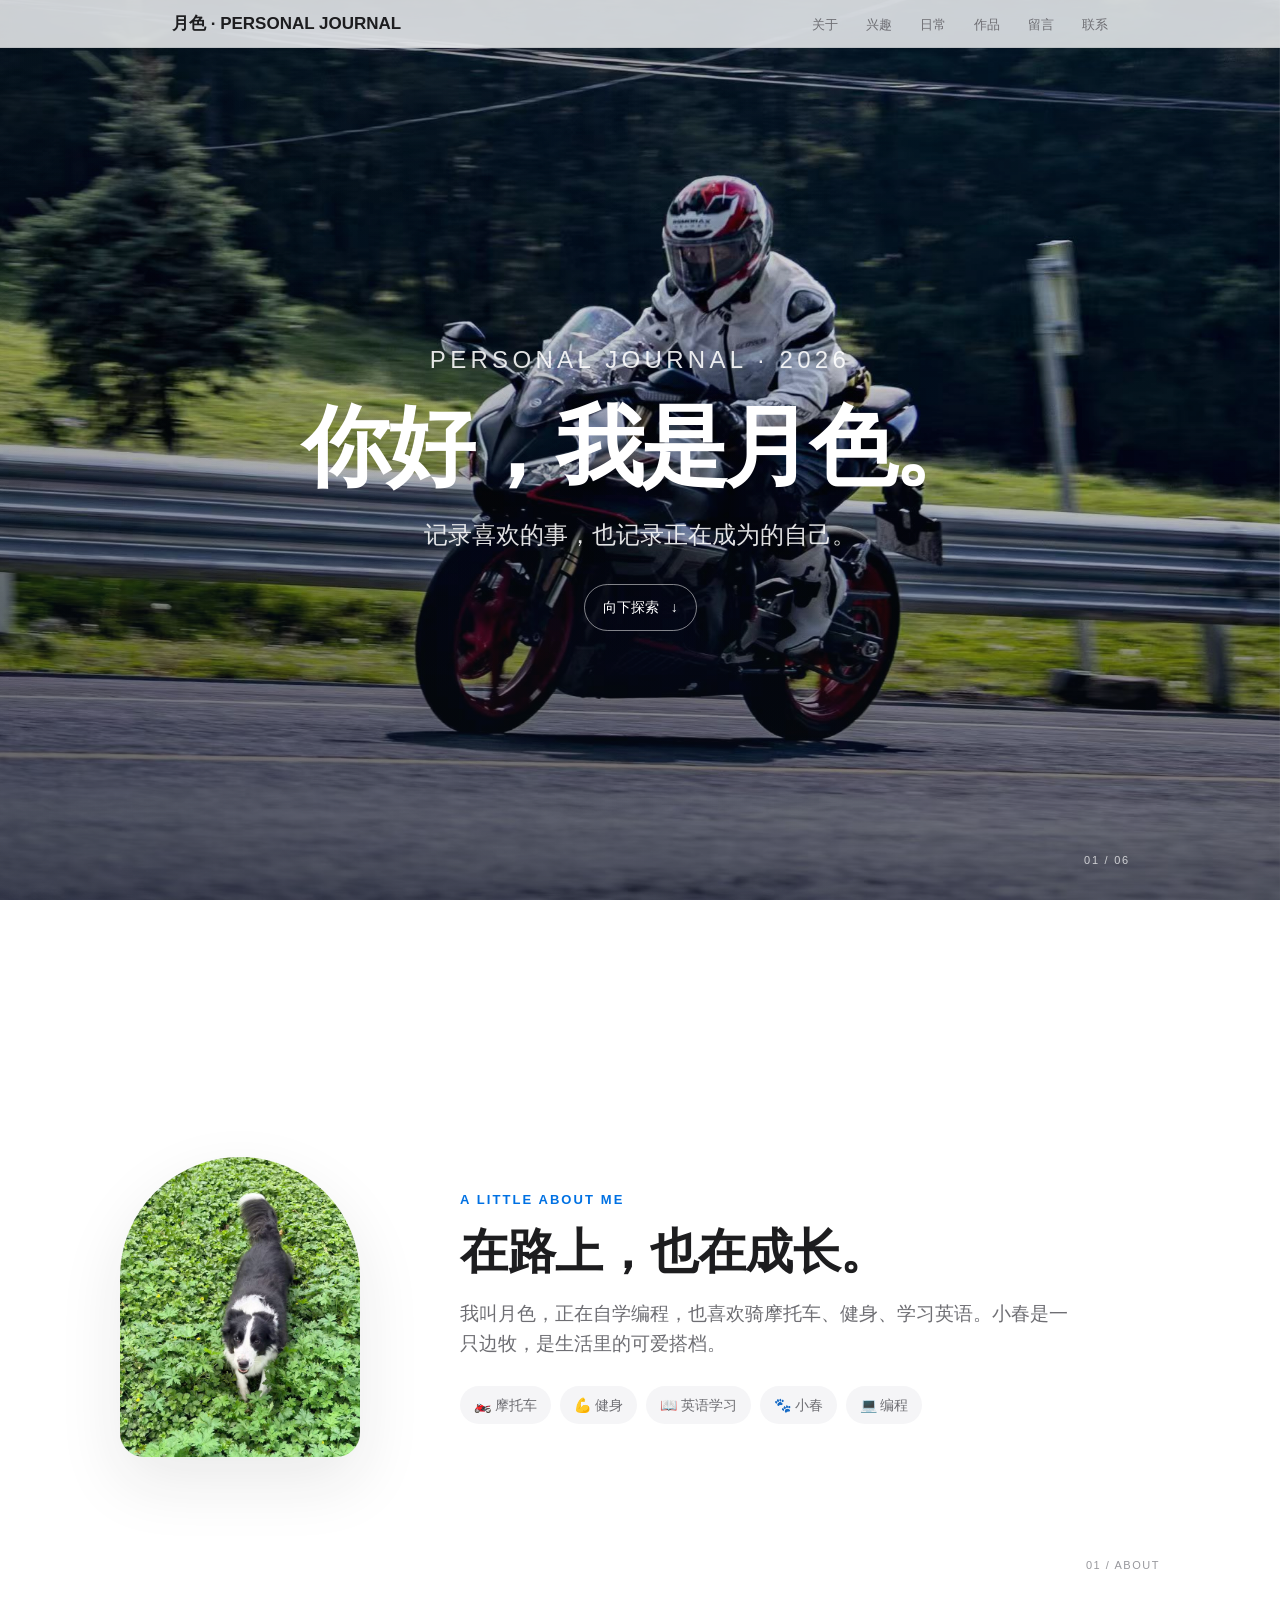
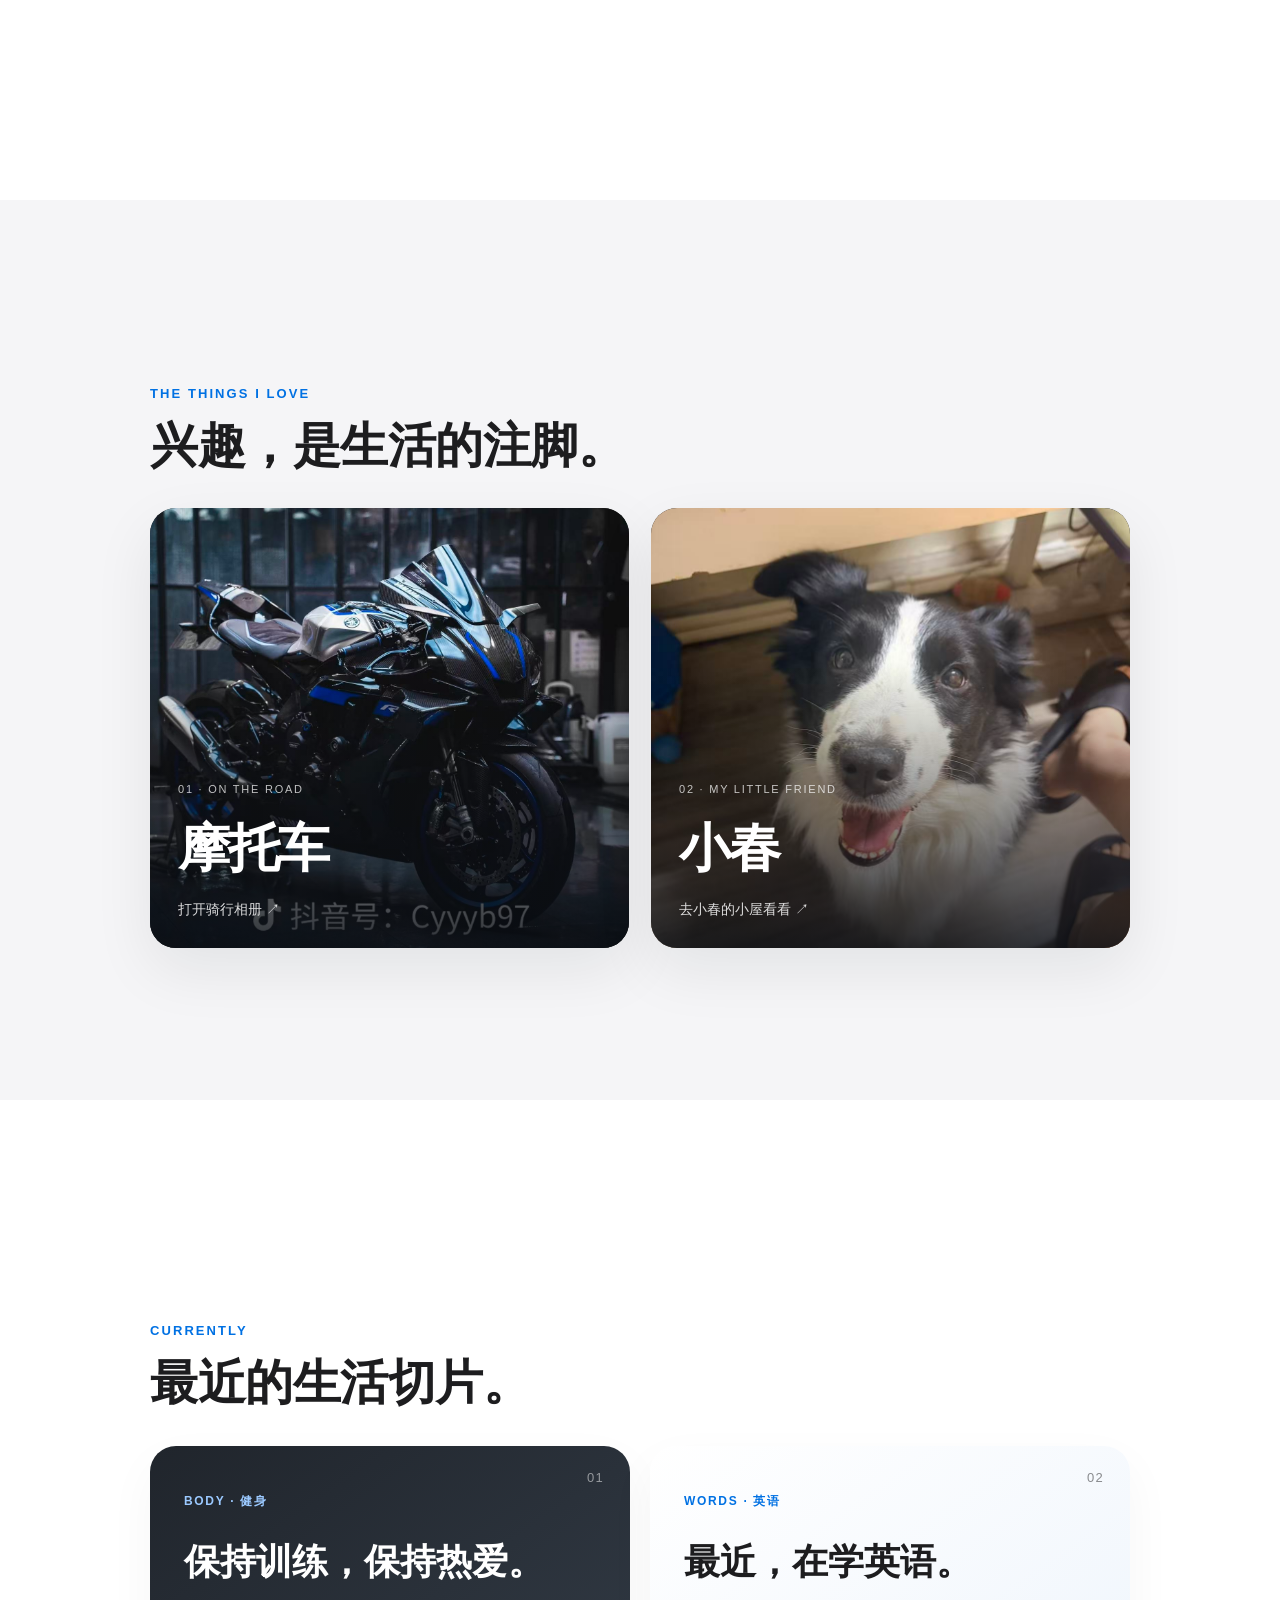
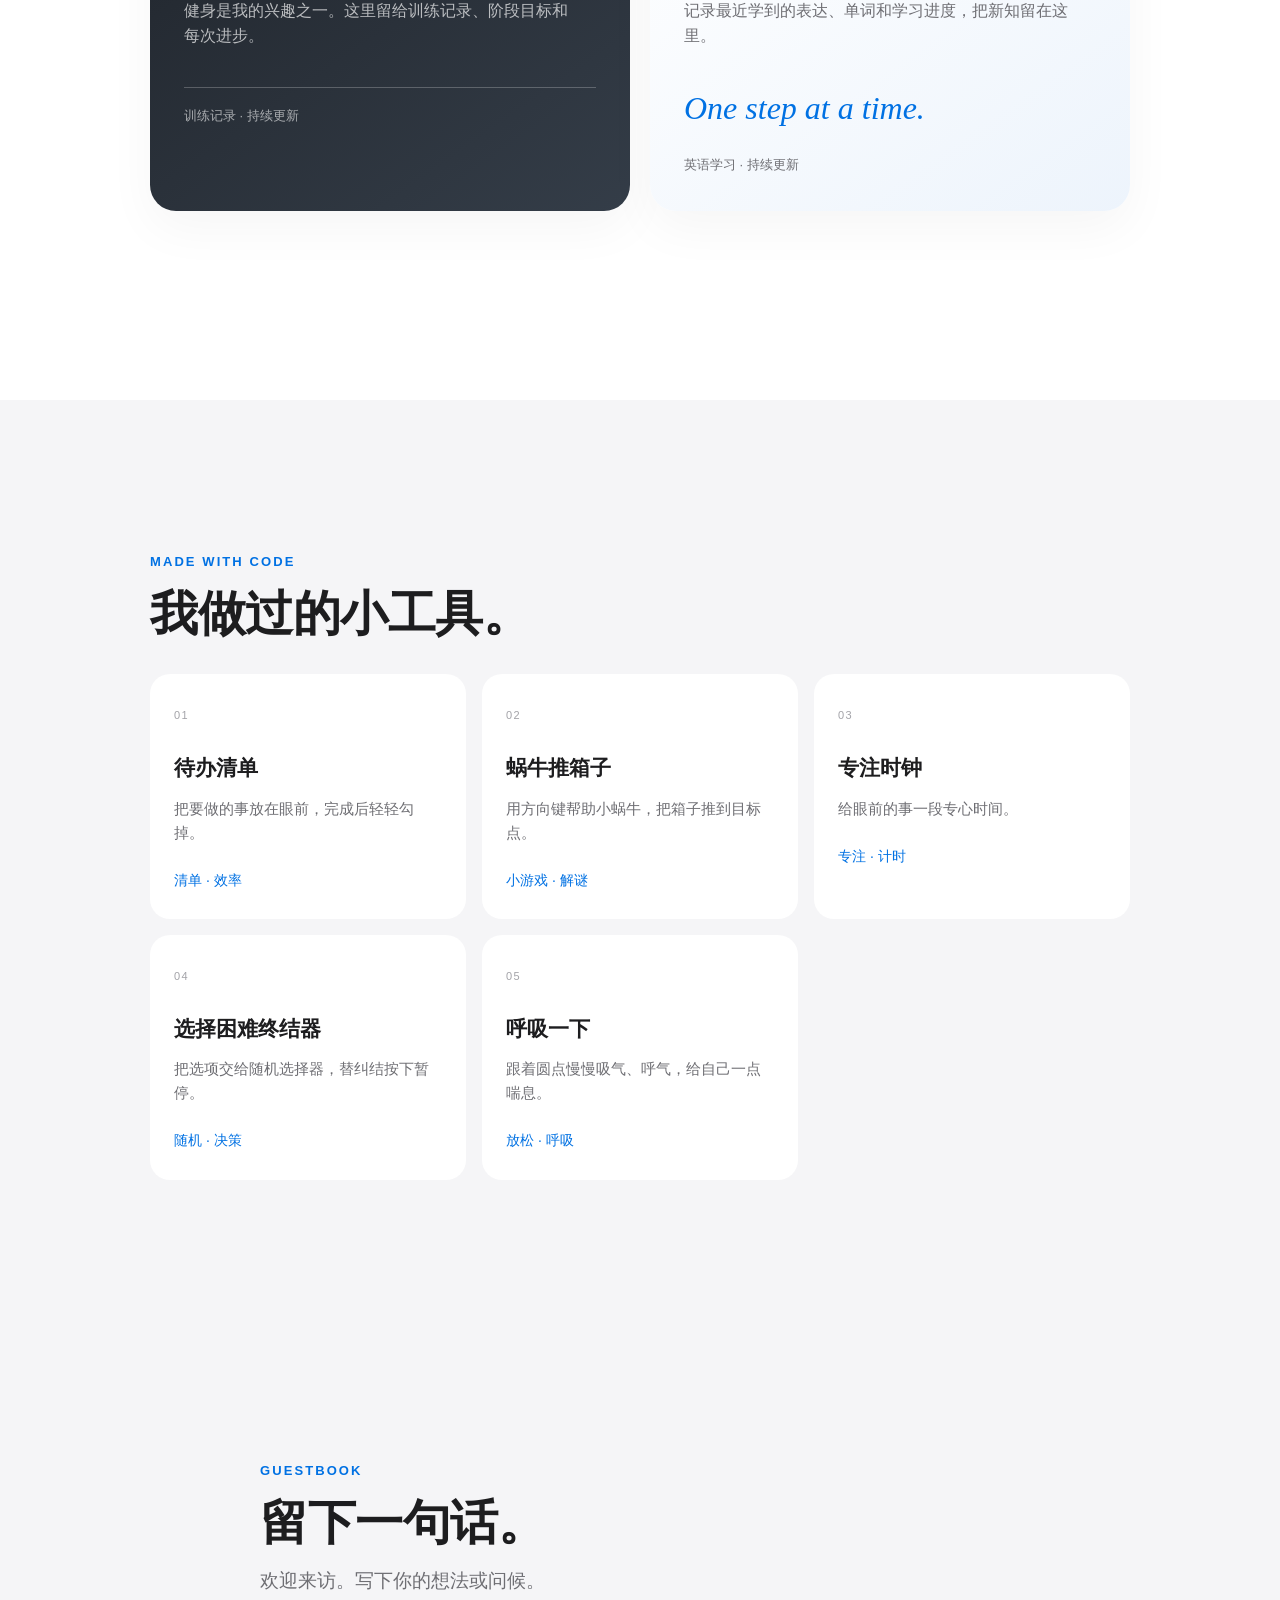
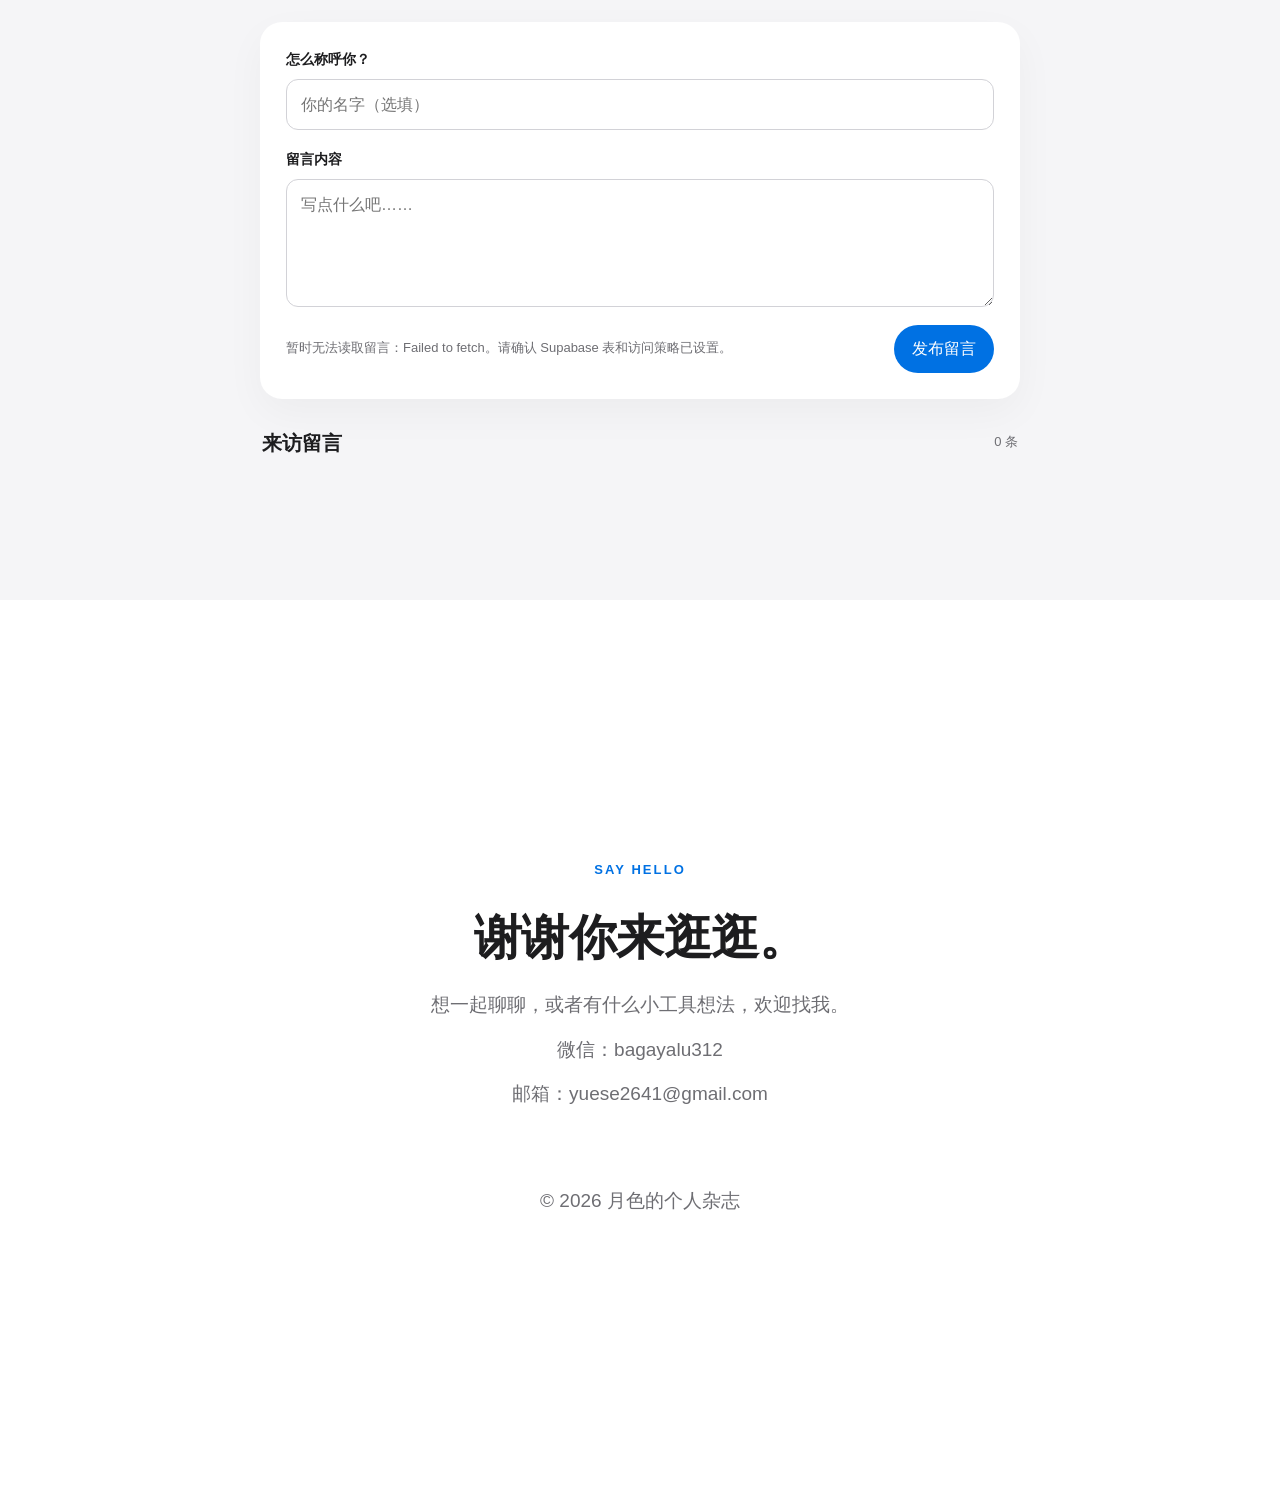
<file: index.html>
<!DOCTYPE html>
<html lang="zh-CN">
<head>
    <meta charset="UTF-8">
    <meta name="viewport" content="width=device-width, initial-scale=1">
    <meta name="theme-color" content="#10151b">
    <title>月色的个人杂志</title>
    <link rel="stylesheet" href="style.css">
</head>
<body>
    <nav class="nav" aria-label="主导航">
        <div class="nav-inner">
            <a class="nav-logo" href="#top">月色 · PERSONAL JOURNAL</a>
            <ul class="nav-links">
                <li><a href="#about">关于</a></li>
                <li><a href="#interests">兴趣</a></li>
                <li><a href="#life">日常</a></li>
                <li><a href="#works">作品</a></li>
                <li><a href="#guestbook">留言</a></li>
                <li><a href="#contact">联系</a></li>
            </ul>
        </div>
    </nav>

    <header class="hero snap-page" id="top">
        <img class="hero-image" src="images/Weixin Image_20261021010622_98_2.jpg" alt="骑行在绿荫公路上的身影">
        <div class="hero-shade" aria-hidden="true"></div>
        <div class="hero-copy">
            <p class="hero-kicker">PERSONAL JOURNAL · 2026</p>
            <h1>你好，我是月色。</h1>
            <p>记录喜欢的事，也记录正在成为的自己。</p>
            <a class="hero-cta" href="#about">向下探索 <span aria-hidden="true">↓</span></a>
        </div>
        <span class="hero-index" aria-hidden="true">01 / 06</span>
    </header>

    <section class="section about-page snap-page" id="about">
        <div class="container about">
            <img class="avatar" src="images/avatar.jpg" alt="小春，一只黑白相间的边牧">
            <div class="about-copy">
                <p class="section-kicker">A LITTLE ABOUT ME</p>
                <h2>在路上，也在成长。</h2>
                <p>我叫月色，正在自学编程，也喜欢骑摩托车、健身、学习英语。小春是一只边牧，是生活里的可爱搭档。</p>
                <ul class="interest-tags" aria-label="我的兴趣">
                    <li>🏍️ 摩托车</li><li>💪 健身</li><li>📖 英语学习</li><li>🐾 小春</li><li>💻 编程</li>
                </ul>
            </div>
            <span class="page-number">01 / ABOUT</span>
        </div>
    </section>

    <section class="section gray interest-page snap-page" id="interests">
        <div class="container">
            <p class="section-kicker">THE THINGS I LOVE</p>
            <h2>兴趣，是生活的注脚。</h2>
            <div class="interest-cards">
                <a class="interest-card moto-entry" href="motorcycles/index.html" aria-label="打开摩托车相册">
                    <img src="images/Weixin Image_20261021012137_107_2.jpg" alt="黑蓝配色雅马哈 R1 的兴趣封面图">
                    <span class="interest-overlay"></span>
                    <span class="interest-card-copy"><small>01 · ON THE ROAD</small><strong>摩托车</strong><em>打开骑行相册 ↗</em></span>
                </a>
                <a class="interest-card dog-entry" href="dog/index.html" aria-label="打开小春的互动小屋">
                    <img src="images/Weixin Image_20261021010627_103_2.jpg" alt="小春开心地看向镜头">
                    <span class="interest-overlay"></span>
                    <span class="interest-card-copy"><small>02 · MY LITTLE FRIEND</small><strong>小春</strong><em>去小春的小屋看看 ↗</em></span>
                </a>
            </div>
        </div>
    </section>

    <section class="section life-page snap-page" id="life">
        <div class="container">
            <p class="section-kicker">CURRENTLY</p>
            <h2>最近的生活切片。</h2>
            <div class="life-grid">
                <article class="life-card fitness-card"><span class="life-number">01</span><p class="life-label">BODY · 健身</p><h3>保持训练，保持热爱。</h3><p>健身是我的兴趣之一。这里留给训练记录、阶段目标和每次进步。</p><div class="life-rule"></div><span class="life-foot">训练记录 · 持续更新</span></article>
                <article class="life-card english-card"><span class="life-number">02</span><p class="life-label">WORDS · 英语</p><h3>最近，在学英语。</h3><p>记录最近学到的表达、单词和学习进度，把新知留在这里。</p><div class="english-quote">One step at a time.</div><span class="life-foot">英语学习 · 持续更新</span></article>
            </div>
        </div>
    </section>

    <section class="section gray works-page snap-page" id="works">
        <div class="container">
            <p class="section-kicker">MADE WITH CODE</p><h2>我做过的小工具。</h2>
            <div class="cards">
                <a class="card" href="todo/index.html"><span class="work-no">01</span><h3>待办清单</h3><p>把要做的事放在眼前，完成后轻轻勾掉。</p><span class="card-tag">清单 · 效率</span></a>
                <a class="card" href="snail/index.html"><span class="work-no">02</span><h3>蜗牛推箱子</h3><p>用方向键帮助小蜗牛，把箱子推到目标点。</p><span class="card-tag">小游戏 · 解谜</span></a>
                <a class="card" href="focus/index.html"><span class="work-no">03</span><h3>专注时钟</h3><p>给眼前的事一段专心时间。</p><span class="card-tag">专注 · 计时</span></a>
                <a class="card" href="picker/index.html"><span class="work-no">04</span><h3>选择困难终结器</h3><p>把选项交给随机选择器，替纠结按下暂停。</p><span class="card-tag">随机 · 决策</span></a>
                <a class="card" href="breathe/index.html"><span class="work-no">05</span><h3>呼吸一下</h3><p>跟着圆点慢慢吸气、呼气，给自己一点喘息。</p><span class="card-tag">放松 · 呼吸</span></a>
            </div>
        </div>
    </section>

    <section class="section gray guestbook-page snap-page" id="guestbook">
        <div class="container guestbook-container">
            <p class="section-kicker">GUESTBOOK</p>
            <h2>留下一句话。</h2>
            <p class="guestbook-intro">欢迎来访。写下你的想法或问候。</p>
            <form class="guestbook-form" id="guestbook-form">
                <label for="guest-name">怎么称呼你？</label>
                <input id="guest-name" name="name" maxlength="30" placeholder="你的名字（选填）">
                <label for="guest-message">留言内容</label>
                <textarea id="guest-message" name="message" rows="4" maxlength="500" placeholder="写点什么吧……" required></textarea>
                <div class="guestbook-form-footer"><span id="guestbook-status" role="status">目前留言只保存在这台设备的浏览器里。</span><button type="submit">发布留言</button></div>
            </form>
            <div class="guestbook-list-heading"><h3>来访留言</h3><span id="guestbook-count">0 条</span></div>
            <ul class="guestbook-list" id="guestbook-list" aria-live="polite"></ul>
        </div>
    </section>

    <section class="section contact-page snap-page" id="contact">
        <div class="container center"><p class="section-kicker">SAY HELLO</p><h2>谢谢你来逛逛。</h2><p>想一起聊聊，或者有什么小工具想法，欢迎找我。</p><p class="contact-line">微信：bagayalu312</p><p class="contact-line">邮箱：yuese2641@gmail.com</p><footer class="footer"><p>© 2026 月色的个人杂志</p></footer></div>
    </section>

    <script>
        const pages = [...document.querySelectorAll('.snap-page')];
        const links = [...document.querySelectorAll('.nav-links a')];
        const observer = new IntersectionObserver(entries => entries.forEach(entry => {
            entry.target.classList.toggle('page-in-view', entry.isIntersecting);
            if (entry.isIntersecting) links.forEach(link => {
                if (link.hash === `#${entry.target.id}`) link.setAttribute('aria-current', 'location');
                else if (link.getAttribute('aria-current') === 'location') link.removeAttribute('aria-current');
            });
        }), { threshold: 0.55 });
        pages.forEach(page => observer.observe(page));
    </script>
    <script src="guestbook.js"></script>
</body>
</html>
</file>
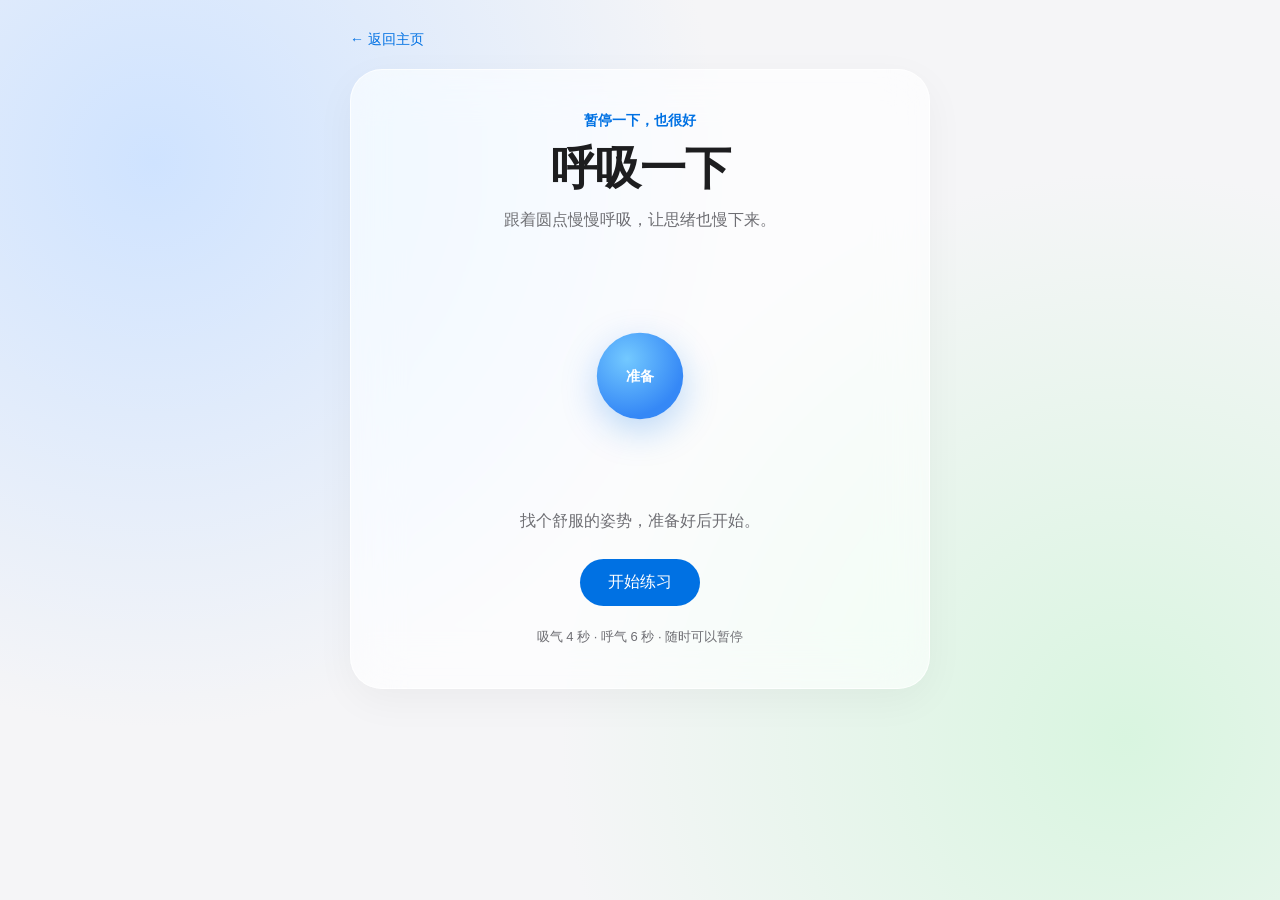
<file: breathe/index.html>
<!DOCTYPE html>
<html lang="zh-CN"><head><meta charset="UTF-8"><meta name="viewport" content="width=device-width, initial-scale=1"><title>呼吸一下 · 月色的小站</title><link rel="stylesheet" href="style.css"></head><body><main class="app"><a class="back" href="../index.html">← 返回主页</a><section class="panel glass"><p class="eyebrow">暂停一下，也很好</p><h1>呼吸一下</h1><p class="sub">跟着圆点慢慢呼吸，让思绪也慢下来。</p><div class="scene"><div id="orb" class="orb"><span id="cue">准备</span></div></div><p id="instruction" class="instruction">找个舒服的姿势，准备好后开始。</p><button id="toggle" class="primary">开始练习</button><p class="footnote">吸气 4 秒 · 呼气 6 秒 · 随时可以暂停</p></section></main><script src="script.js"></script></body></html>
</file>
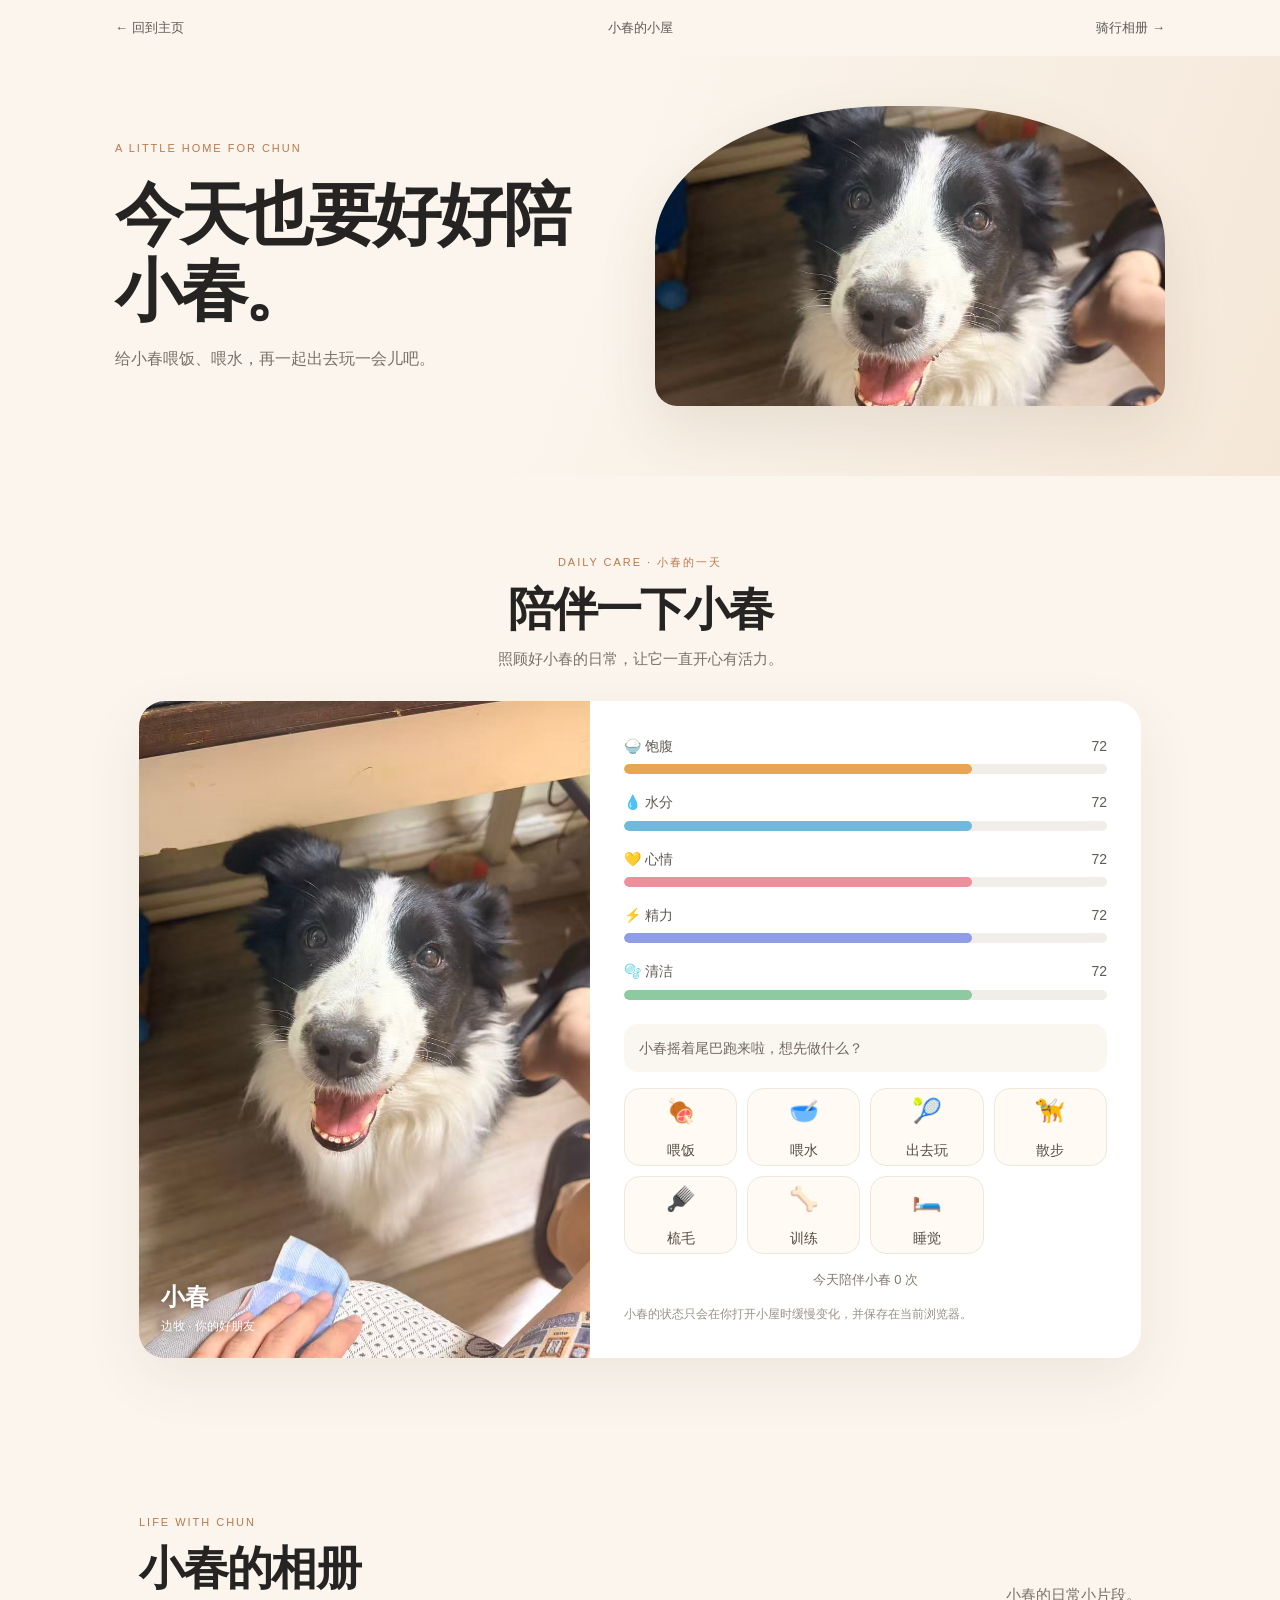
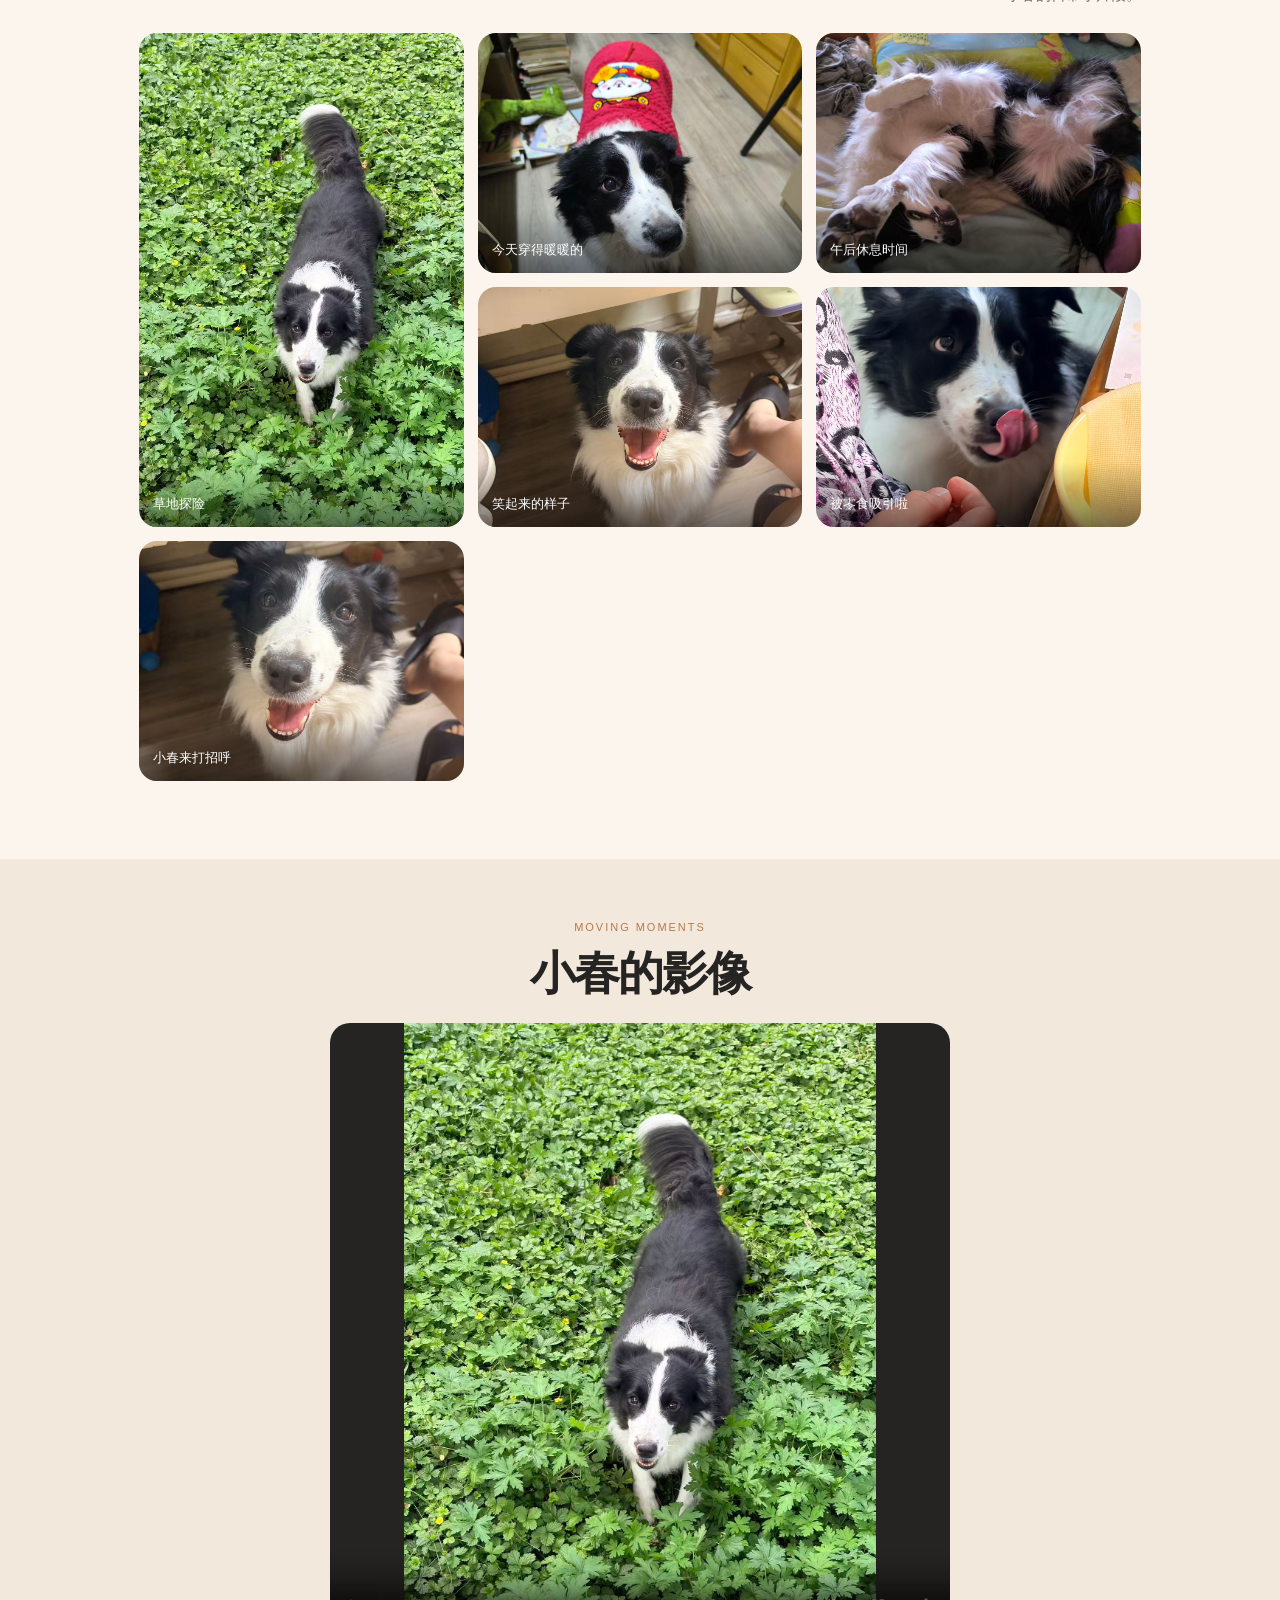
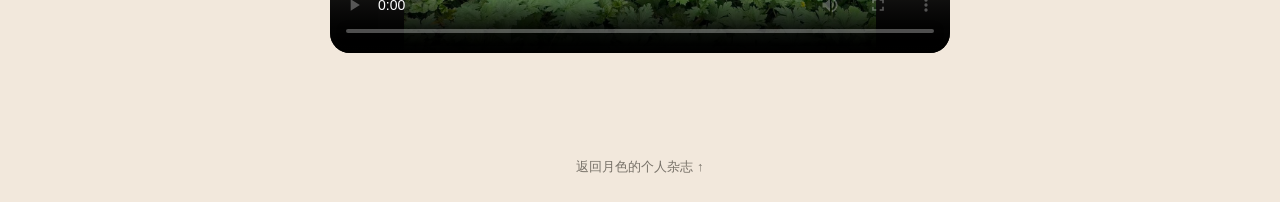
<file: dog/index.html>
<!DOCTYPE html>
<html lang="zh-CN"><head><meta charset="UTF-8"><meta name="viewport" content="width=device-width, initial-scale=1"><meta name="theme-color" content="#fbf5ed"><title>小春的小屋 · 月色的个人杂志</title><link rel="stylesheet" href="style.css"></head>
<body><nav class="dog-nav"><a href="../index.html">← 回到主页</a><span>小春的小屋</span><a href="../motorcycles/index.html">骑行相册 →</a></nav>
<header class="dog-hero"><div class="dog-hero-copy"><p class="eyebrow">A LITTLE HOME FOR CHUN</p><h1>今天也要好好陪小春。</h1><p>给小春喂饭、喂水，再一起出去玩一会儿吧。</p></div><img src="../images/Weixin Image_20261021010627_103_2.jpg" alt="开心的小春"></header>
<main>
<section class="care-section" aria-labelledby="care-title"><div class="care-intro"><p class="eyebrow">DAILY CARE · 小春的一天</p><h2 id="care-title">陪伴一下小春</h2><p>照顾好小春的日常，让它一直开心有活力。</p></div>
<div class="pet-panel"><div class="pet-portrait"><img id="petPhoto" src="../images/Weixin Image_20261021010627_103_2.jpg" alt="小春正在等你陪它玩"><span class="pet-name">小春 <small>边牧 · 你的好朋友</small></span></div>
<div class="pet-care"><div class="meters">
<div class="meter"><div class="meter-label"><span>🍚 饱腹</span><span id="foodValue">70</span></div><div class="meter-track"><span id="foodBar" class="meter-fill food-fill"></span></div></div>
<div class="meter"><div class="meter-label"><span>💧 水分</span><span id="waterValue">70</span></div><div class="meter-track"><span id="waterBar" class="meter-fill water-fill"></span></div></div>
<div class="meter"><div class="meter-label"><span>💛 心情</span><span id="happyValue">70</span></div><div class="meter-track"><span id="happyBar" class="meter-fill happy-fill"></span></div></div>
<div class="meter"><div class="meter-label"><span>⚡ 精力</span><span id="energyValue">70</span></div><div class="meter-track"><span id="energyBar" class="meter-fill energy-fill"></span></div></div>
<div class="meter"><div class="meter-label"><span>🫧 清洁</span><span id="cleanValue">70</span></div><div class="meter-track"><span id="cleanBar" class="meter-fill clean-fill"></span></div></div>
</div>
<p id="message" class="pet-message" aria-live="polite">小春摇着尾巴跑来啦，想先做什么？</p>
<div class="care-actions">
<button data-action="food"><span>🍖</span>喂饭</button><button data-action="water"><span>🥣</span>喂水</button><button data-action="play"><span>🎾</span>出去玩</button><button data-action="walk"><span>🦮</span>散步</button><button data-action="brush"><span>🪮</span>梳毛</button><button data-action="train"><span>🦴</span>训练</button><button data-action="sleep"><span>🛏️</span>睡觉</button>
</div><p id="careLog" class="care-log">今天陪伴小春 0 次</p><p class="save-note">小春的状态只会在你打开小屋时缓慢变化，并保存在当前浏览器。</p></div></div></section>

<section class="album-section"><div class="section-heading"><div><p class="eyebrow">LIFE WITH CHUN</p><h2>小春的相册</h2></div><p>小春的日常小片段。</p></div><div class="dog-album">
<figure class="album-photo album-tall"><img src="../images/avatar.jpg" alt="小春在草地里看向镜头"><figcaption>草地探险</figcaption></figure>
<figure class="album-photo"><img src="../images/Weixin Image_20261021010526_90_2.jpg" alt="穿着红色小衣服的小春"><figcaption>今天穿得暖暖的</figcaption></figure>
<figure class="album-photo"><img src="../images/Weixin Image_20261021010527_91_2.jpg" alt="躺着休息的小春"><figcaption>午后休息时间</figcaption></figure>
<figure class="album-photo"><img src="../images/Weixin Image_20261021010628_104_2.jpg" alt="开心地看向镜头的小春"><figcaption>笑起来的样子</figcaption></figure>
<figure class="album-photo"><img src="../images/Weixin Image_20261021010628_105_2.jpg" alt="小春伸出舌头的可爱瞬间"><figcaption>被零食吸引啦</figcaption></figure>
<figure class="album-photo"><img src="../images/Weixin Image_20261021010627_103_2.jpg" alt="小春在室内看着镜头"><figcaption>小春来打招呼</figcaption></figure>
</div></section>
<section class="video-section"><p class="eyebrow">MOVING MOMENTS</p><h2>小春的影像</h2><video controls preload="metadata" poster="../images/avatar.jpg" aria-label="小春的生活视频"><source src="../videos/intro.mp4" type="video/mp4">你的浏览器不支持视频播放。</video></section>
</main><footer class="dog-footer"><a href="../index.html">返回月色的个人杂志 ↑</a></footer><script src="script.js"></script></body></html>
</file>
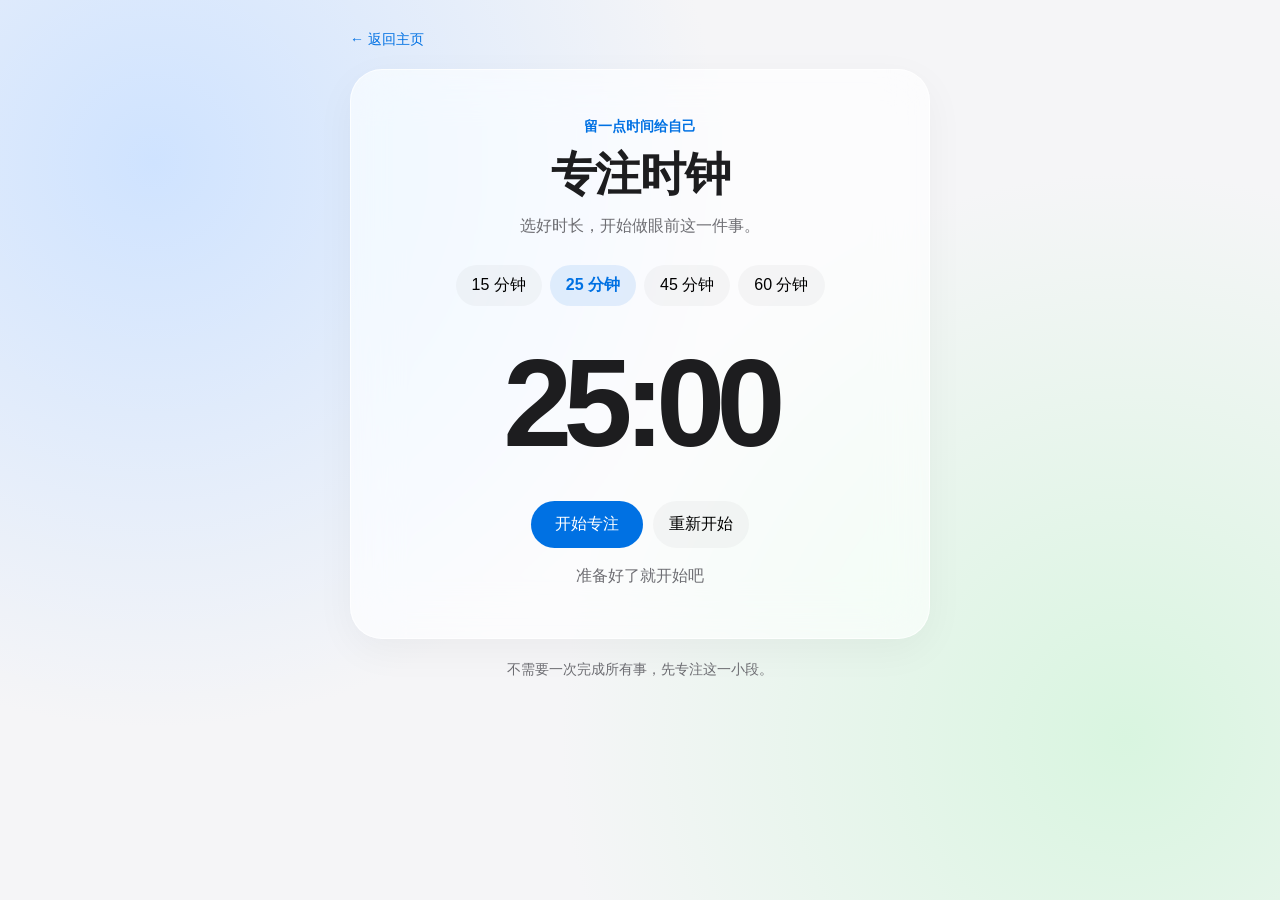
<file: focus/index.html>
<!DOCTYPE html>
<html lang="zh-CN"><head><meta charset="UTF-8"><meta name="viewport" content="width=device-width, initial-scale=1"><title>专注时钟 · 月色的小站</title><link rel="stylesheet" href="style.css"></head><body><main class="app"><a class="back" href="../index.html">← 返回主页</a><section class="panel glass"><p class="eyebrow">留一点时间给自己</p><h1>专注时钟</h1><p class="sub">选好时长，开始做眼前这一件事。</p><div class="presets"><button data-min="15">15 分钟</button><button class="selected" data-min="25">25 分钟</button><button data-min="45">45 分钟</button><button data-min="60">60 分钟</button></div><div id="clock" class="clock" role="timer">25:00</div><div class="actions"><button id="start" class="primary">开始专注</button><button id="reset">重新开始</button></div><p id="status" class="status" aria-live="polite">准备好了就开始吧</p></section><p class="footnote">不需要一次完成所有事，先专注这一小段。</p></main><script src="script.js"></script></body></html>
</file>
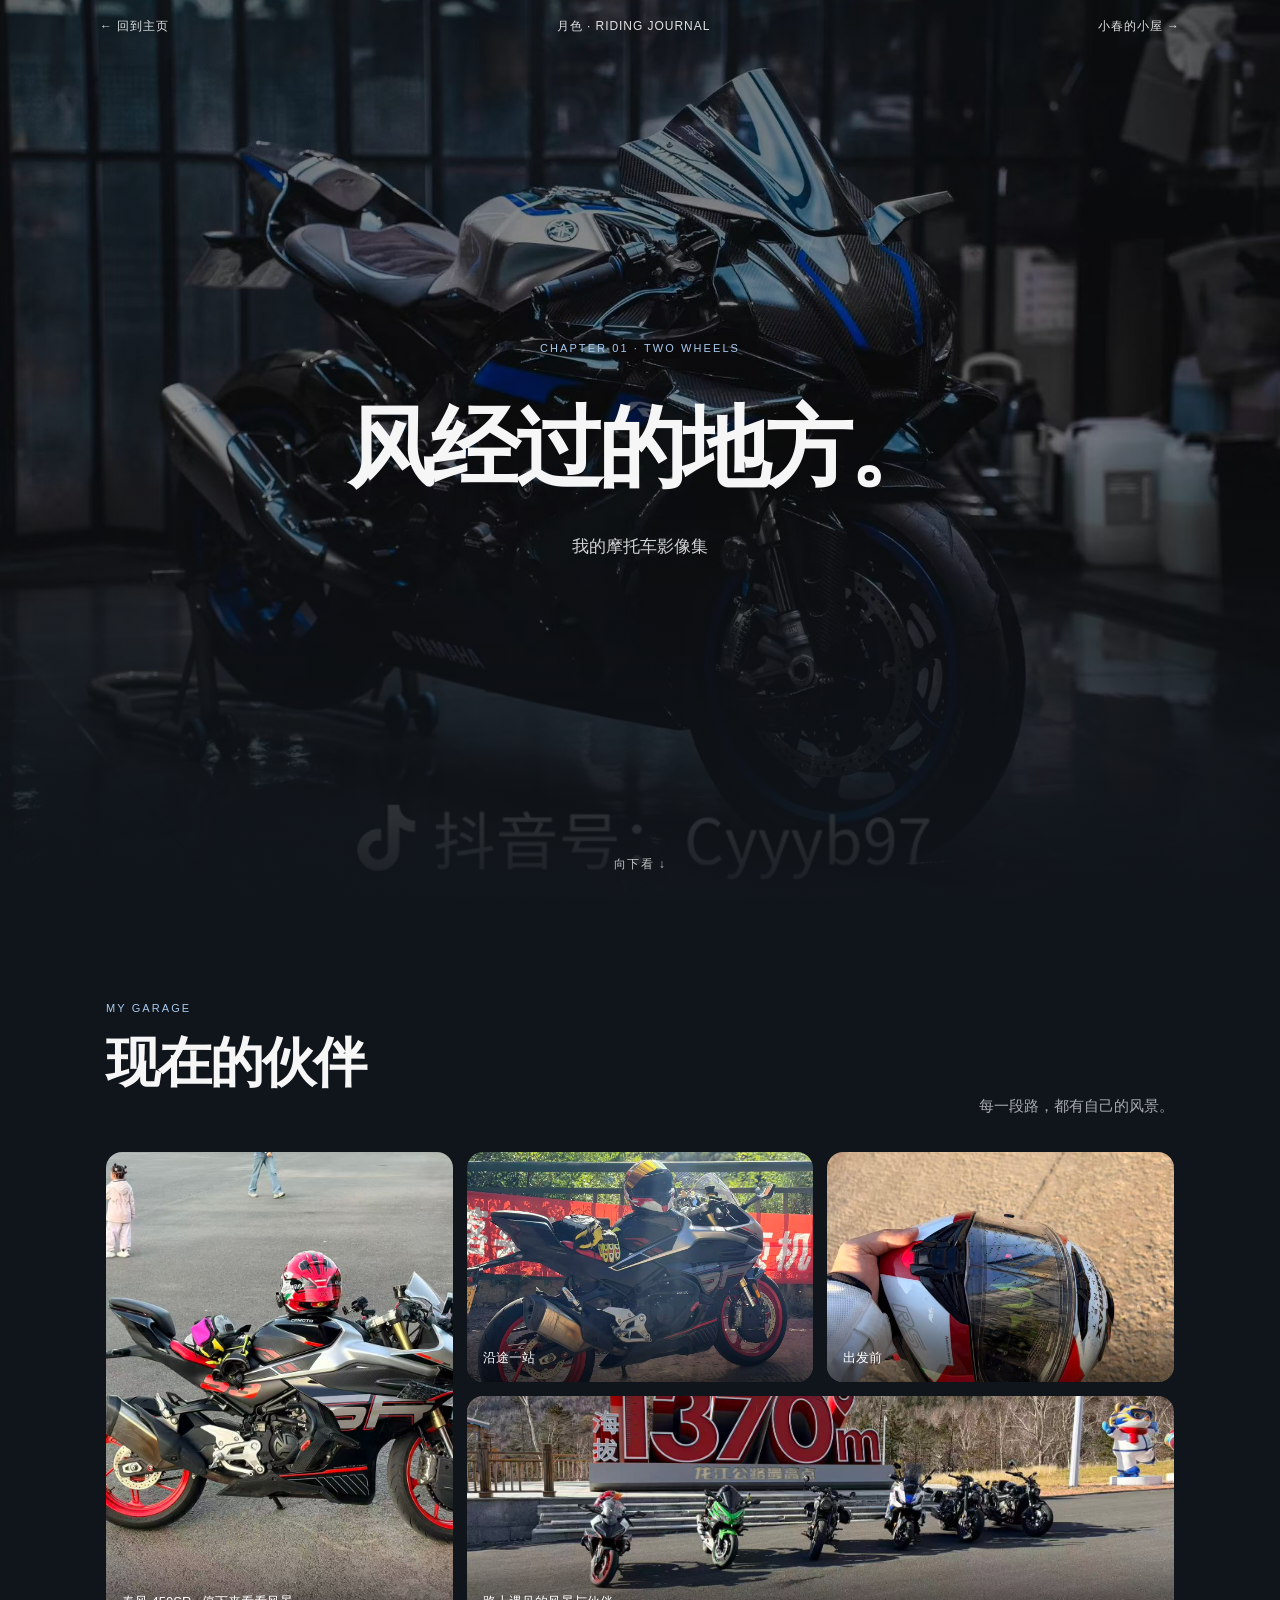
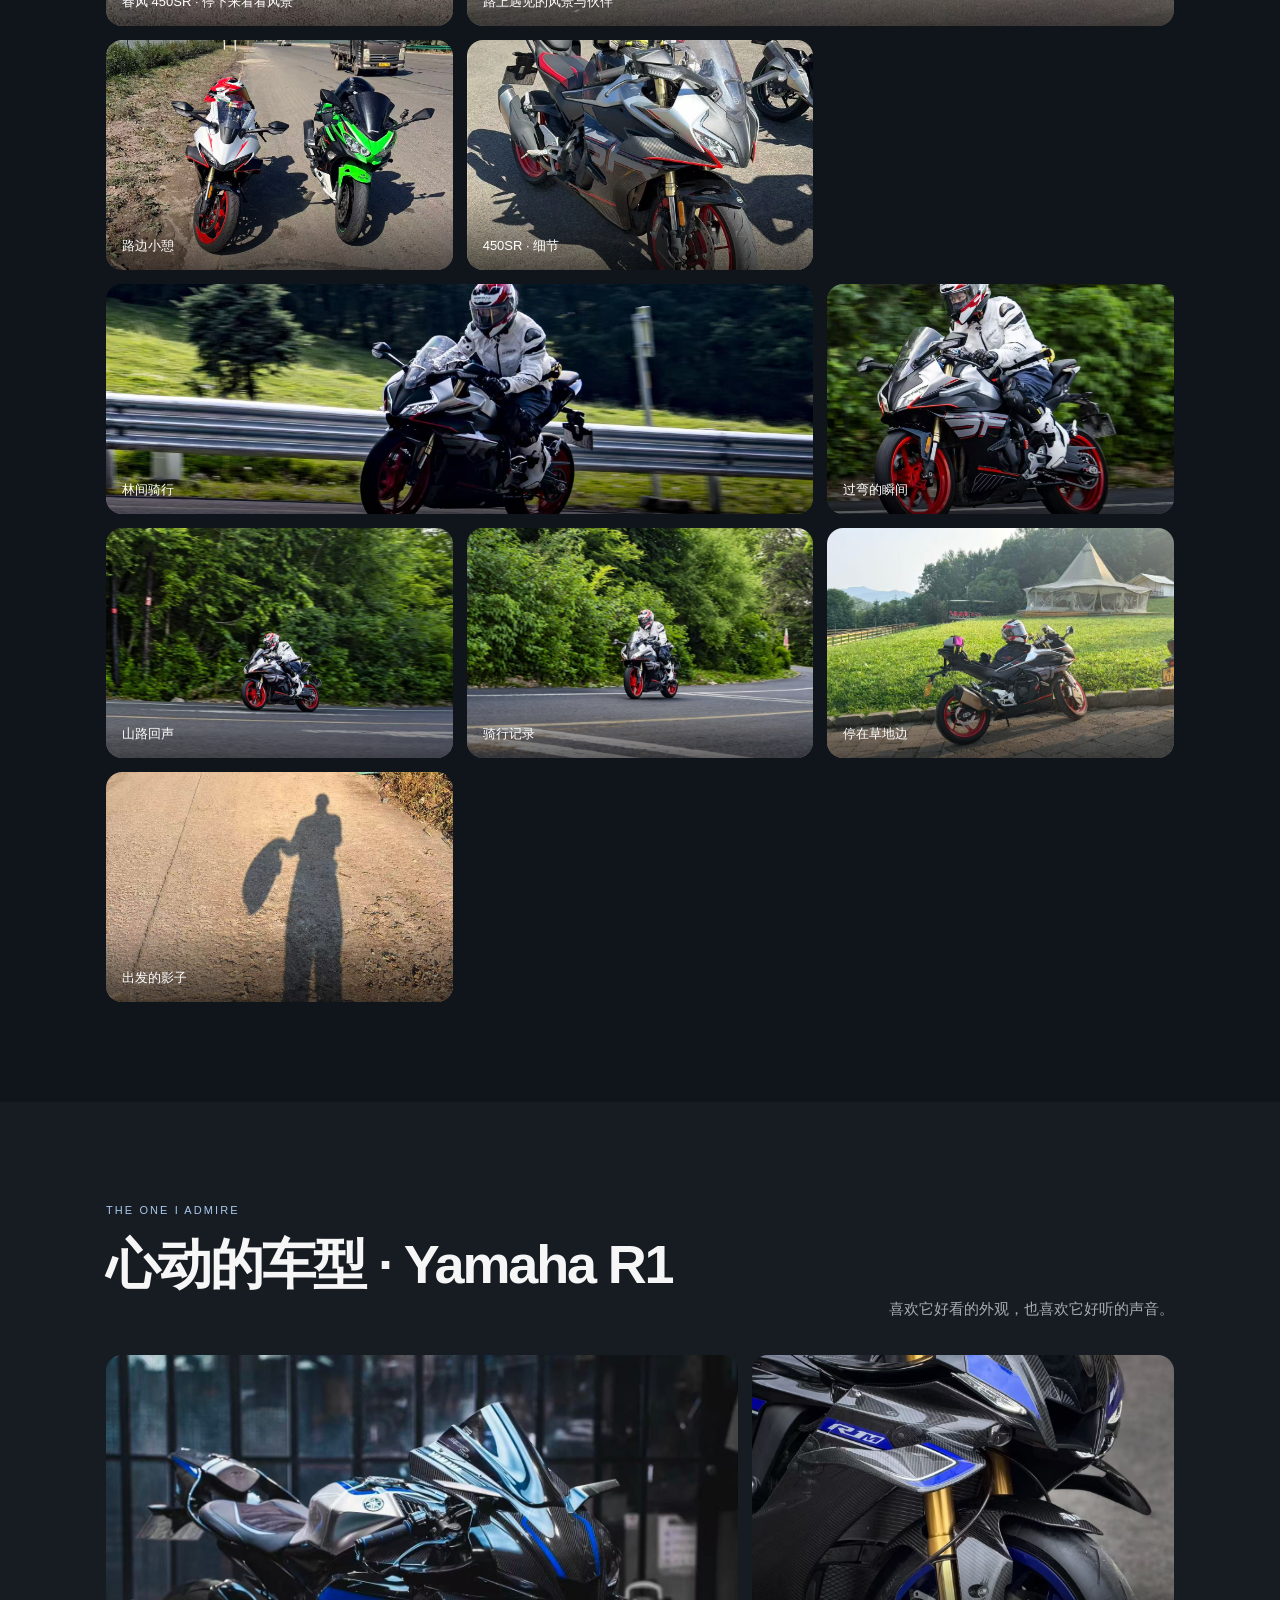
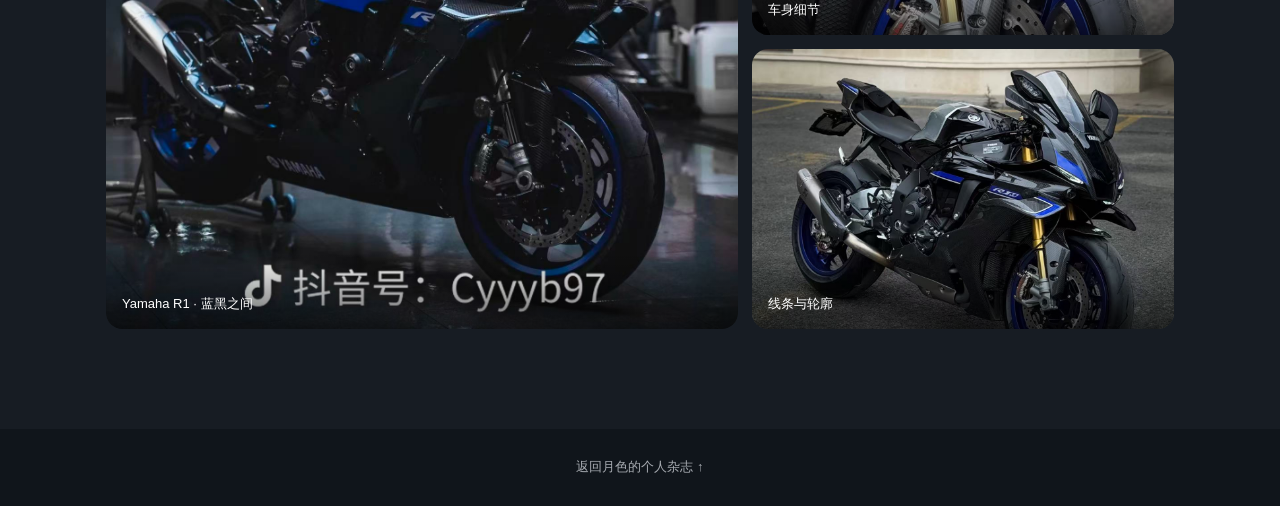
<file: motorcycles/index.html>
<!DOCTYPE html>
<html lang="zh-CN"><head><meta charset="UTF-8"><meta name="viewport" content="width=device-width, initial-scale=1"><meta name="theme-color" content="#10151b"><title>骑行相册 · 月色的个人杂志</title><link rel="stylesheet" href="style.css"></head>
<body><nav class="subnav"><a href="../index.html">← 回到主页</a><span>月色 · RIDING JOURNAL</span><a href="../dog/index.html">小春的小屋 →</a></nav>
<header class="moto-hero"><img src="../images/Weixin Image_20261021012137_107_2.jpg" alt="黑蓝配色的雅马哈 R1"><div class="moto-shade"></div><div class="moto-title"><p>CHAPTER 01 · TWO WHEELS</p><h1>风经过的地方。</h1><span>我的摩托车影像集</span></div><a class="down" href="#garage">向下看 ↓</a></header>
<main>
<section class="garage" id="garage"><div class="section-head"><div><p class="eyebrow">MY GARAGE</p><h2>现在的伙伴</h2></div><p class="description">每一段路，都有自己的风景。</p></div><div class="mosaic cf-mosaic">
<figure class="photo large"><img src="../images/Weixin Image_20261018160221_66_2.jpg" alt="停在户外的春风 450SR"><figcaption>春风 450SR · 停下来看看风景</figcaption></figure>
<figure class="photo"><img src="../images/Weixin Image_20261018160222_67_2.jpg" alt="山林间的春风 450SR"><figcaption>沿途一站</figcaption></figure>
<figure class="photo"><img src="../images/Weixin Image_20261021010616_93_2.jpg" alt="骑行头盔细节"><figcaption>出发前</figcaption></figure>
<figure class="photo wide"><img src="../images/Weixin Image_20261021010619_95_2.jpg" alt="摩托车友在山路观景点合影停车"><figcaption>路上遇见的风景与伙伴</figcaption></figure>
<figure class="photo"><img src="../images/Weixin Image_20261021010620_96_2.jpg" alt="春风摩托与绿色摩托并排停在路边"><figcaption>路边小憩</figcaption></figure>
<figure class="photo"><img src="../images/Weixin Image_20261021010621_97_2.jpg" alt="红色轮毂的春风 450SR"><figcaption>450SR · 细节</figcaption></figure>
<figure class="photo wide"><img src="../images/Weixin Image_20261021010622_98_2.jpg" alt="骑手驾驶春风 450SR 行驶在林荫山路"><figcaption>林间骑行</figcaption></figure>
<figure class="photo"><img src="../images/Weixin Image_20261021010623_99_2.jpg" alt="骑手驾驶春风 450SR 过弯"><figcaption>过弯的瞬间</figcaption></figure>
<figure class="photo"><img src="../images/Weixin Image_20261021010624_100_2.jpg" alt="远景中的山路骑行"><figcaption>山路回声</figcaption></figure>
<figure class="photo"><img src="../images/Weixin Image_20261021010625_101_2.jpg" alt="春风 450SR 山路骑行抓拍"><figcaption>骑行记录</figcaption></figure>
<figure class="photo"><img src="../images/Weixin Image_20261021010626_102_2.jpg" alt="草地边停放的春风 450SR"><figcaption>停在草地边</figcaption></figure>
<figure class="photo"><img src="../images/Weixin Image_20261021010618_94_2.jpg" alt="阳光下骑手与摩托车的影子"><figcaption>出发的影子</figcaption></figure>
</div></section>
<section class="r1-section"><div class="section-head"><div><p class="eyebrow">THE ONE I ADMIRE</p><h2>心动的车型 · Yamaha R1</h2></div><p class="description">喜欢它好看的外观，也喜欢它好听的声音。</p></div><div class="mosaic r1-mosaic">
<figure class="photo r1-feature"><img src="../images/Weixin Image_20261021012137_107_2.jpg" alt="黑色与蓝色线条的雅马哈 R1"><figcaption>Yamaha R1 · 蓝黑之间</figcaption></figure>
<figure class="photo"><img src="../images/Weixin Image_20261021012131_106_2.jpg" alt="雅马哈 R1 的车头与蓝色轮圈细节"><figcaption>车身细节</figcaption></figure>
<figure class="photo"><img src="../images/Weixin Image_20261021012148_108_2.jpg" alt="黑蓝配色雅马哈 R1 全车"><figcaption>线条与轮廓</figcaption></figure>
</div></section>
</main><footer class="moto-footer"><a href="../index.html">返回月色的个人杂志 ↑</a></footer></body></html>
</file>
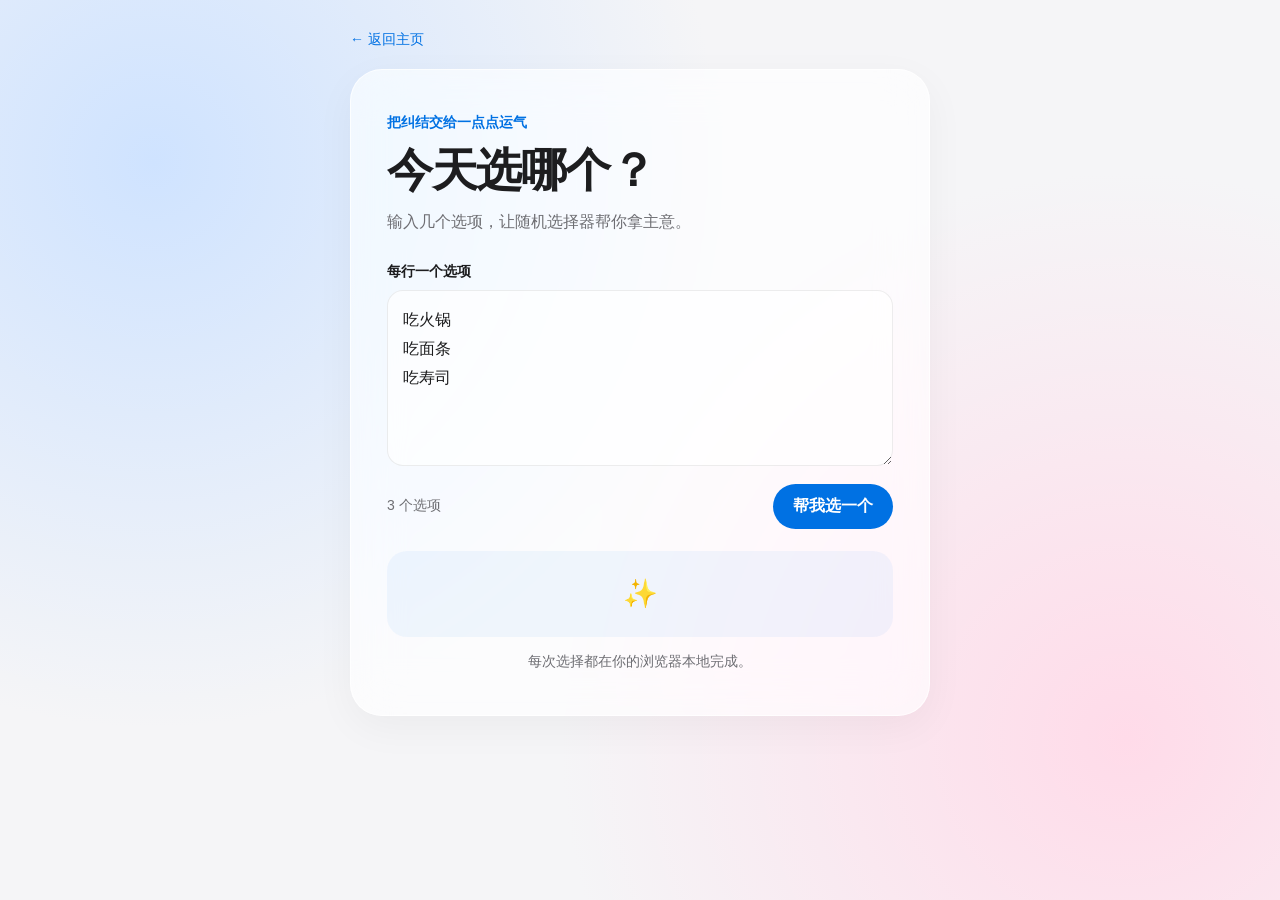
<file: picker/index.html>
<!DOCTYPE html>
<html lang="zh-CN"><head><meta charset="UTF-8"><meta name="viewport" content="width=device-width, initial-scale=1"><title>选择困难终结器 · 月色的小站</title><link rel="stylesheet" href="style.css"></head><body><main class="app"><a class="back" href="../index.html">← 返回主页</a><section class="panel glass"><p class="eyebrow">把纠结交给一点点运气</p><h1>今天选哪个？</h1><p class="sub">输入几个选项，让随机选择器帮你拿主意。</p><label class="label" for="choices">每行一个选项</label><textarea id="choices" rows="5" maxlength="500" placeholder="比如：&#10;吃火锅&#10;吃面条&#10;吃寿司">吃火锅&#10;吃面条&#10;吃寿司</textarea><div class="row"><span id="count">3 个选项</span><button id="pick" class="primary">帮我选一个</button></div><div id="result" class="result" aria-live="polite">✨</div><p class="tip">每次选择都在你的浏览器本地完成。</p></section></main><script src="script.js"></script></body></html>
</file>
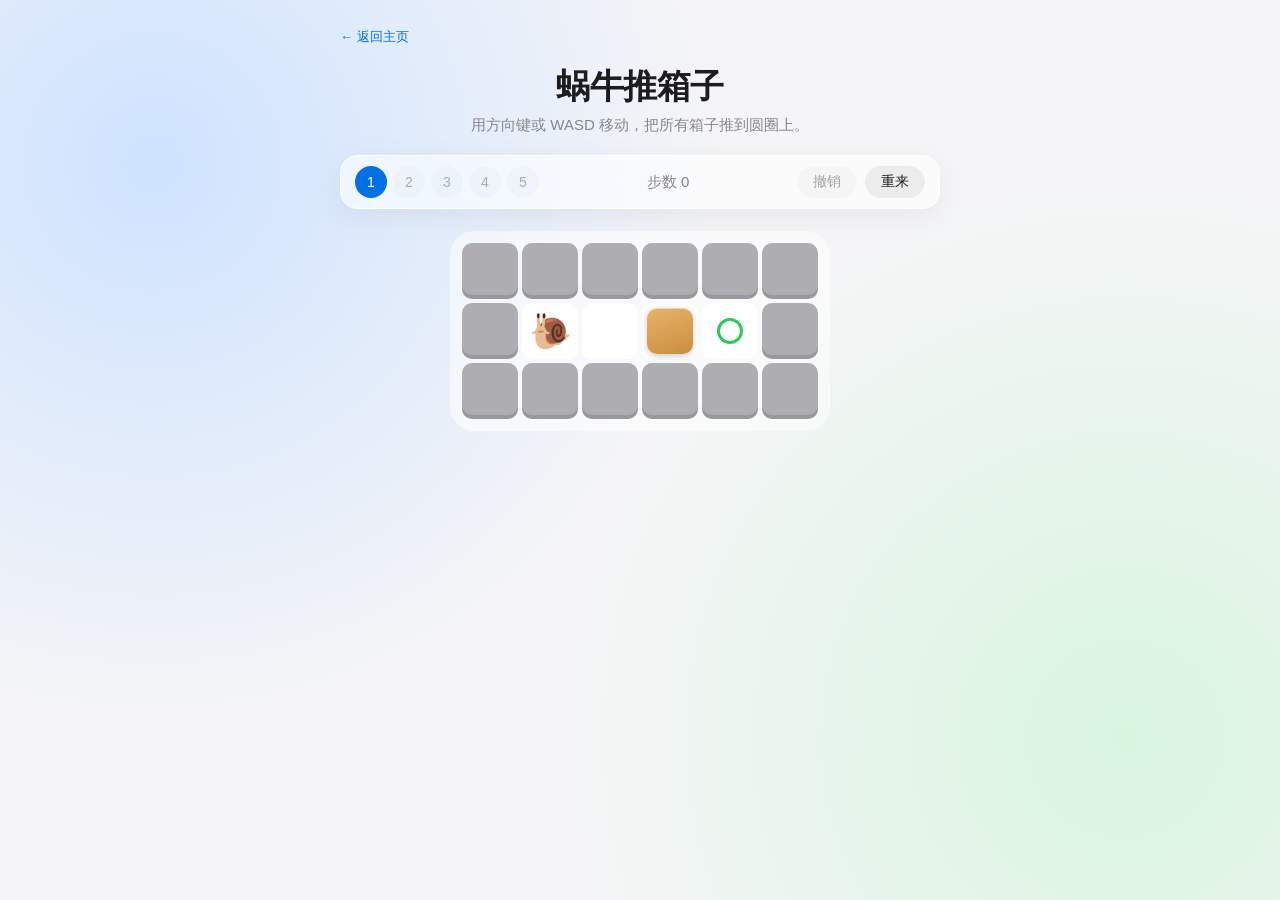
<file: snail/index.html>
<!DOCTYPE html>
<html lang="zh-CN">
<head>
    <meta charset="UTF-8">
    <meta name="viewport" content="width=device-width, initial-scale=1">
    <title>蜗牛推箱子</title>
    <link rel="stylesheet" href="style.css">
</head>
<body>
    <main class="game">
        <a class="back" href="../index.html">← 返回主页</a>
        <h1>蜗牛推箱子</h1>
        <p class="hint">用方向键或 WASD 移动，把所有箱子推到圆圈上。</p>

        <div class="bar glass">
            <div id="levels" class="levels"></div>
            <span id="steps">步数 0</span>
            <div class="actions">
                <button id="undoBtn">撤销</button>
                <button id="resetBtn">重来</button>
            </div>
        </div>

        <div class="board-wrap">
            <div id="board" class="board"></div>
            <div id="win" class="win glass" hidden>
                <h2>通关！</h2>
                <p id="winText"></p>
                <button id="nextBtn">下一关</button>
            </div>
        </div>

        <!-- 手机上的方向按钮 -->
        <div class="pad" aria-label="方向键">
            <button data-d="up" aria-label="上">↑</button>
            <button data-d="left" aria-label="左">←</button>
            <button data-d="down" aria-label="下">↓</button>
            <button data-d="right" aria-label="右">→</button>
        </div>
    </main>
    <script src="script.js"></script>
</body>
</html>
</file>
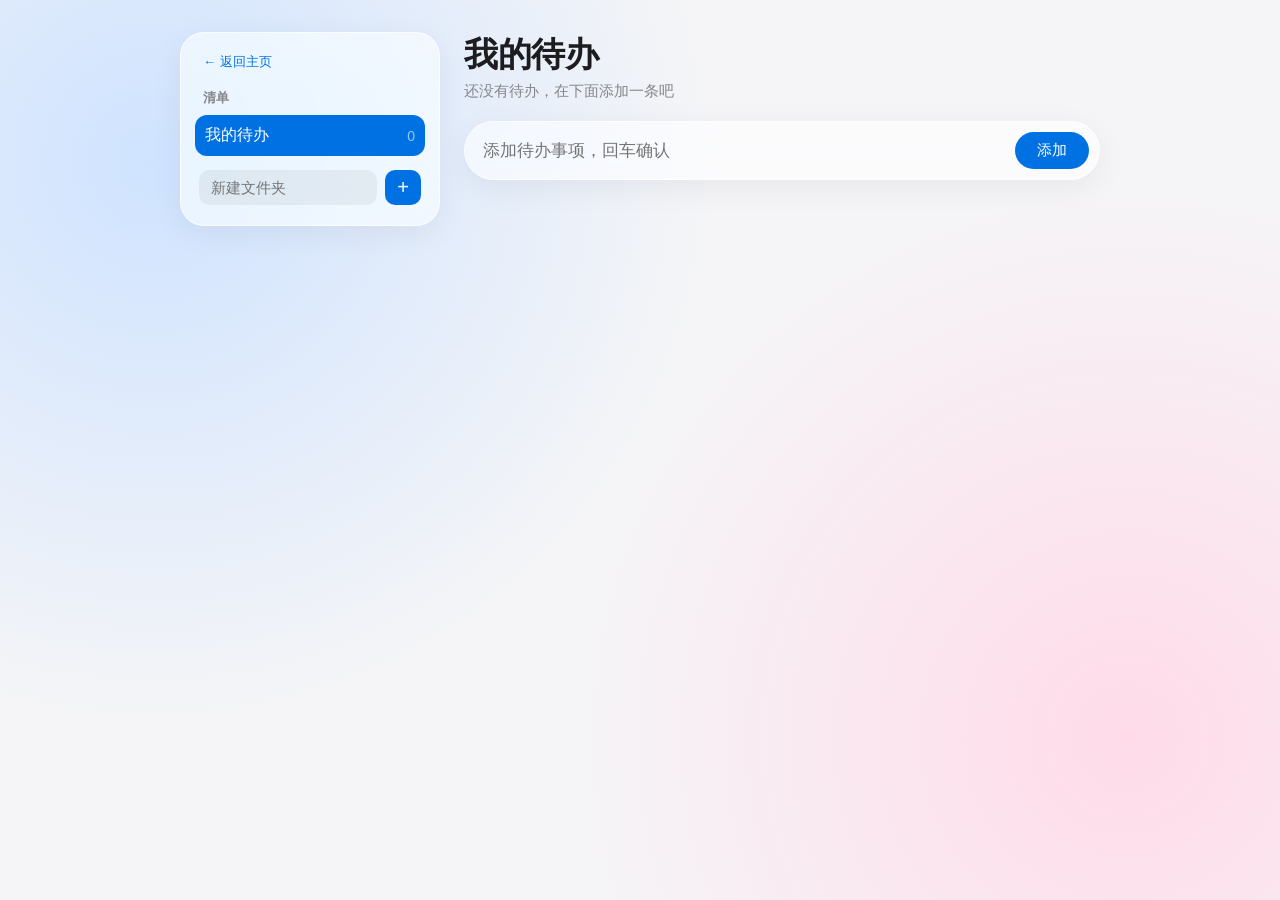
<file: todo/index.html>
<!DOCTYPE html>
<html lang="zh-CN">
<head>
    <meta charset="UTF-8">
    <meta name="viewport" content="width=device-width, initial-scale=1">
    <title>待办清单</title>
    <link rel="stylesheet" href="style.css">
</head>
<body>
    <div class="app">

        <!-- 左边：文件夹列表（毛玻璃） -->
        <aside class="sidebar glass">
            <a class="back" href="../index.html">← 返回主页</a>
            <h2>清单</h2>
            <ul id="folderList"></ul>
            <div class="add-folder">
                <input id="folderInput" placeholder="新建文件夹" maxlength="20">
                <button id="folderBtn" aria-label="新建文件夹">+</button>
            </div>
        </aside>

        <!-- 右边：当前文件夹里的待办 -->
        <main class="main">
            <h1 id="title"></h1>
            <p id="count"></p>
            <ul id="todoList"></ul>
            <div class="add-todo glass">
                <input id="todoInput" placeholder="添加待办事项，回车确认" maxlength="100">
                <button id="todoBtn">添加</button>
            </div>
        </main>

    </div>
    <script src="script.js"></script>
</body>
</html>
</file>
<file: style.css>
/* ===== 颜色和字体（想改风格，先改这里） ===== */
:root {
    --bg: #ffffff;
    --bg-gray: #f5f5f7;
    --bg-dark: #000000;
    --text: #1d1d1f;
    --text-soft: #6e6e73;
    --accent: #0071e3;
    --font: -apple-system, BlinkMacSystemFont, "SF Pro Text", "PingFang SC",
            "Microsoft YaHei", "Helvetica Neue", Arial, sans-serif;
}

* { box-sizing: border-box; margin: 0; padding: 0; }

html { scroll-behavior: smooth; scroll-snap-type: y mandatory; scroll-padding-top: 48px; }
@media (prefers-reduced-motion: reduce) {
    html { scroll-behavior: auto; }
}

body {
    font-family: var(--font);
    color: var(--text);
    background: var(--bg);
    line-height: 1.6;
    -webkit-font-smoothing: antialiased;
    overflow-x: hidden;
}

a { color: inherit; text-decoration: none; }
a:focus-visible, video:focus-visible {
    outline: 2px solid var(--accent);
    outline-offset: 3px;
}

/* ===== 顶部导航：半透明毛玻璃，固定在最上面 ===== */
.nav {
    position: fixed;
    top: 0; left: 0; right: 0;
    height: 48px;
    z-index: 10;
    background: rgba(255, 255, 255, 0.8);
    -webkit-backdrop-filter: saturate(180%) blur(20px);
    backdrop-filter: saturate(180%) blur(20px);
    border-bottom: 1px solid rgba(0, 0, 0, 0.08);
}
.nav-inner {
    max-width: 980px;
    height: 100%;
    margin: 0 auto;
    padding: 0 22px;
    display: flex;
    align-items: center;
    justify-content: space-between;
}
.nav-logo { font-size: 17px; font-weight: 600; }
.nav-links { display: flex; gap: 28px; list-style: none; }
.nav-links a { font-size: 13px; color: var(--text-soft); transition: color 0.2s; }
.nav-links a:hover { color: var(--text); }

/* ===== 首页大标题 ===== */
.hero { position: relative; isolation: isolate; min-height: 100vh; min-height: 100svh; display: grid; place-items: center; overflow: hidden; padding: 100px 22px 48px; text-align: center; color: #fff; scroll-snap-align: start; scroll-snap-stop: always; }
.hero-image, .hero-shade { position: absolute; inset: 0; width: 100%; height: 100%; }
.hero-image { z-index: -2; object-fit: cover; object-position: center 53%; animation: hero-arrive 1.1s ease-out both; }
.hero-shade { z-index: -1; background: linear-gradient(180deg,rgba(7,14,24,.34),rgba(7,14,24,.12) 34%,rgba(7,14,24,.64)),linear-gradient(90deg,rgba(7,14,24,.18),transparent 70%); }
.hero-copy { max-width: 820px; animation: copy-arrive .9s .12s both; }
.hero-kicker { color: #ffffffc7; font-size: 13px; letter-spacing: .18em; text-transform: uppercase; margin-bottom: 18px; }
.hero h1 {
    font-size: clamp(42px, 8vw, 88px);
    font-weight: 700;
    letter-spacing: -0.02em;
    line-height: 1.15;
}
.hero p {
    margin-top: 20px;
    font-size: clamp(17px, 2.4vw, 24px);
    color: #ffffffe0;
}
.hero-cta { display: inline-flex; align-items: center; gap: 12px; margin-top: 30px; padding: 11px 18px; border: 1px solid #ffffff80; border-radius: 999px; color: #fff; font-size: 14px; backdrop-filter: blur(12px); transition: background .2s, transform .2s; }
.hero-cta:hover { background: #ffffff24; transform: translateY(2px); }
.hero-index { position: absolute; right: max(24px,calc((100vw - 980px)/2)); bottom: 30px; color: #ffffffb8; font-size: 11px; letter-spacing: .16em; }
@keyframes hero-arrive { from { transform: scale(1.06); filter: brightness(.82); } to { transform: scale(1); filter: brightness(1); } }
@keyframes copy-arrive { from { opacity: 0; transform: translateY(16px); } to { opacity: 1; transform: translateY(0); } }

/* ===== 通用区块 ===== */
.section {
    min-height: 100vh;
    min-height: 100svh;
    padding: 96px 22px 64px;
    scroll-margin-top: 48px;   /* 点导航跳转时，不被顶部栏挡住 */
    scroll-snap-align: start;
    scroll-snap-stop: always;
    display: flex;
    align-items: center;
}
.section.gray { background: var(--bg-gray); }
.section.dark { background: var(--bg-dark); color: #f5f5f7; }
.container { max-width: 980px; margin: 0 auto; }
.section > .container { width: 100%; }
.center { text-align: center; }

h2 {
    font-size: clamp(28px, 4.5vw, 48px);
    font-weight: 700;
    letter-spacing: -0.01em;
    line-height: 1.2;
    margin-bottom: 24px;
}
.section p { font-size: 19px; color: var(--text-soft); }
.section.dark p { color: #a1a1a6; }

/* ===== 自我介绍：头像 + 文字 ===== */
.about {
    display: flex;
    align-items: center;
    gap: 56px;
}
.avatar {
    flex: 0 0 200px;
    width: 200px;
    height: 200px;
    border-radius: 50%;
    background-color: var(--bg-gray);   /* 没有头像图片时显示灰色圆 */
    background-size: cover;
    background-position: center;
    object-fit: cover;
}
.about p + p { margin-top: 14px; }
.interest-tags { display: flex; flex-wrap: wrap; gap: 10px; list-style: none; margin-top: 22px; }
.interest-tags li { padding: 7px 14px; border-radius: 999px; background: var(--bg-gray); color: var(--text-soft); font-size: 14px; }

/* ===== 骑行与生活 ===== */
.section-kicker { color: var(--accent) !important; font-size: 14px !important; font-weight: 600; letter-spacing: .04em; margin-bottom: 10px; }
.riding-grid { display: grid; grid-template-columns: 1.2fr 1fr; gap: 20px; margin-top: 34px; align-items: stretch; }
.ride-photo, .dog-photo { overflow: hidden; border-radius: 24px; background: var(--bg-gray); }
.ride-photo img { display: block; width: 100%; height: 300px; object-fit: cover; }
.ride-photo-main { grid-row: span 2; }
.ride-photo-main img { height: 100%; min-height: 420px; }
.ride-photo-second img { height: 220px; }
.ride-photo figcaption, .dog-photo figcaption { padding: 12px 16px; color: var(--text-soft); font-size: 14px; }
.dream-bike { grid-column: 2; padding: 24px; border-radius: 24px; background: #fff; }
.dream-label, .dog-badge { display: inline-block; color: var(--accent); font-size: 13px; font-weight: 600; }
.r1-mark { color: var(--accent); font-size: clamp(54px, 7vw, 82px); line-height: 1.1; font-weight: 800; letter-spacing: -.08em; margin: 10px 0; }
.dream-bike h3, .dog-story h3 { font-size: 23px; margin-bottom: 8px; }
.dream-bike p, .dog-story p { font-size: 16px; }
.story-note { margin-top: 14px; padding-top: 14px; border-top: 1px solid rgba(0,0,0,.08); }
.dog-grid { display: grid; grid-template-columns: 1fr 1fr; gap: 36px; align-items: start; margin-top: 34px; }
.dog-photo img { display: block; width: 100%; height: 490px; object-fit: cover; object-position: center 42%; }
.dog-story { padding: 12px 0; }
.dog-badge { background: #0071e311; border-radius: 999px; padding: 7px 12px; margin-bottom: 14px; }
.dog-video { margin-top: 28px; }
.dog-video h3 { font-size: 18px; }
.dog-video video { margin: 14px 0 0; width: 100%; max-height: 440px; object-fit: contain; }

/* ===== 健身与英语：杂志专题页 ===== */
.life-page h2 { max-width: 720px; }
.life-grid { display: grid; grid-template-columns: 1fr 1fr; gap: 20px; margin-top: 34px; }
.life-card { min-height: 340px; position: relative; overflow: hidden; padding: 34px; border-radius: 26px; background: #fff; box-shadow: 0 18px 50px #1d1d1f0a; }
.fitness-card { background: linear-gradient(145deg,#20252c,#343d48); color: #fff; }
.english-card { background: linear-gradient(145deg,#fff,#edf4fc); }
.life-number { position: absolute; top: 22px; right: 26px; font-size: 13px; opacity: .5; letter-spacing: .1em; }
.life-label { margin: 12px 0 28px; font-size: 12px !important; letter-spacing: .14em; color: var(--accent) !important; font-weight: 600; }
.fitness-card .life-label { color: #9bc9ff !important; }
.life-card h3 { font-size: clamp(24px,3.5vw,36px); line-height: 1.25; margin-bottom: 14px; }
.life-card > p:not(.life-label) { max-width: 390px; font-size: 16px; }
.fitness-card > p:not(.life-label) { color: #ffffffad; }
.life-rule { width: 100%; height: 1px; margin: 38px 0 14px; background: #ffffff3b; }
.life-foot { font-size: 13px; color: #ffffff99; }
.english-quote { margin: 34px 0 17px; color: var(--accent); font-family: Georgia,serif; font-size: clamp(22px,3vw,32px); font-style: italic; }
.english-card .life-foot { color: var(--text-soft); }

/* ===== 作品卡片 ===== */
.cards {
    display: grid;
    grid-template-columns: repeat(auto-fit, minmax(280px, 1fr));
    gap: 24px;
    margin-top: 48px;
}
.card {
    display: block;
    background: var(--bg);
    border-radius: 24px;
    padding: 40px 32px;
    min-height: 220px;
    transition: transform 0.25s ease;
}
a.card:hover { transform: scale(1.02); }
.card h3 { font-size: 26px; margin-bottom: 12px; }
.card p { font-size: 17px; }
.card-tag {
    display: inline-block;
    margin-top: 24px;
    font-size: 14px;
    color: var(--accent);
}
.card-soon { background: transparent; border: 2px dashed #d2d2d7; }
.card-soon h3, .card-soon p { color: var(--text-soft); }

/* ===== 视频 ===== */
video {
    display: block;
    width: auto;
    max-width: 100%;
    max-height: 80vh;   /* 竖屏视频不会撑得特别高 */
    margin: 48px auto 0;
    border-radius: 20px;
    background: #1d1d1f;
}

/* ===== 联系方式 ===== */
.contact-line { margin-top: 14px; color: var(--text); }
#contact p:first-of-type { margin-bottom: 28px; }

.footer {
    padding: 28px 22px;
    text-align: center;
    font-size: 13px;
    color: var(--text-soft);
    background: var(--bg-gray);
    margin-top: 52px;
}

.snap-page .container { opacity: 1; transform: none; }
.snap-page.page-in-view .container { animation: page-rise .65s both; }
.nav-links a[aria-current="location"] { color: var(--text); font-weight: 600; }
@keyframes page-rise { from { opacity: .35; transform: translateY(14px); } to { opacity: 1; transform: translateY(0); } }

/* ===== 手机屏幕适配 ===== */
@media (max-width: 700px) {
    .nav-links { gap: clamp(10px, 3vw, 18px); }
    .nav-logo { display: block; font-size: 14px; }
    .nav-inner { padding: 0 12px; }
    .nav-links a { font-size: 12px; }
    .hero { padding: 110px 22px 48px; }
    .section { padding: 84px 22px 48px; }
    .about { flex-direction: column; text-align: center; gap: 32px; }
    .interest-tags { justify-content: center; }
    .riding-grid { grid-template-columns: 1fr 1fr; gap: 14px; }
    .ride-photo-main { grid-row: auto; }
    .ride-photo-main img, .ride-photo-second img { height: 210px; min-height: 0; }
    .dream-bike { grid-column: 1 / -1; }
    .dog-grid { grid-template-columns: 1fr; gap: 20px; }
    .dog-photo img { height: min(110vw, 480px); }
    .life-grid { grid-template-columns: 1fr; }
    .life-card { min-height: 300px; padding: 28px; }
    .dog-video video { max-height: 35svh; }
}

@media (max-width: 420px) {
    .nav-logo { display: none; }
    .nav-inner { justify-content: center; }
    .nav-links { gap: 15px; }
    .riding-grid { grid-template-columns: 1fr; }
    .ride-photo-main, .dream-bike { grid-column: auto; }
    .nav-links a { font-size: 11px; }
}

/* ===== 个人杂志视觉更新 ===== */
html { scroll-snap-type: y mandatory; scroll-padding-top: 48px; }
body { overflow-x: hidden; }
.hero { position: relative; isolation: isolate; min-height: 100vh; min-height: 100svh; display: grid; place-items: center; overflow: hidden; padding: 100px 22px 48px; text-align: center; color: #fff; scroll-snap-align: start; scroll-snap-stop: always; }
.hero-image, .hero-shade { position: absolute; inset: 0; width: 100%; height: 100%; }
.hero-image { z-index: -2; object-fit: cover; object-position: center 53%; animation: hero-arrive 1.1s ease-out both; }
.hero-shade { z-index: -1; background: linear-gradient(180deg,rgba(7,14,24,.34),rgba(7,14,24,.12) 34%,rgba(7,14,24,.64)),linear-gradient(90deg,rgba(7,14,24,.18),transparent 70%); }
.hero-copy { max-width: 820px; animation: copy-arrive .9s .12s both; }
.hero-kicker { color: #ffffffc7; font-size: 13px; letter-spacing: .18em; margin-bottom: 18px; }
.hero h1 { font-size: clamp(42px,8vw,88px); font-weight: 700; letter-spacing: -.04em; line-height: 1.12; }
.hero p:not(.hero-kicker) { margin-top: 20px; font-size: clamp(17px,2.4vw,24px); color: #ffffffe0; }
.hero-cta { display: inline-flex; gap: 12px; margin-top: 30px; padding: 11px 18px; border: 1px solid #ffffff80; border-radius: 999px; color: #fff; font-size: 14px; backdrop-filter: blur(12px); transition: background .2s,transform .2s; }
.hero-cta:hover { background: #ffffff24; transform: translateY(2px); }
.hero-index { position: absolute; right: max(24px,calc((100vw - 980px)/2)); bottom: 30px; color: #ffffffb8; font-size: 11px; letter-spacing: .16em; }
@keyframes hero-arrive { from { transform: scale(1.06); filter: brightness(.82); } to { transform: scale(1); filter: brightness(1); } }
@keyframes copy-arrive { from { opacity: 0; transform: translateY(16px); } to { opacity: 1; transform: translateY(0); } }
.section { min-height: 100vh; min-height: 100svh; padding: 96px 22px 64px; scroll-margin-top: 48px; scroll-snap-align: start; scroll-snap-stop: always; display: flex; align-items: center; }
.section > .container { width: 100%; }
.section-kicker { color: var(--accent) !important; font-size: 13px !important; font-weight: 600; letter-spacing: .16em; margin-bottom: 12px; }
.about-page { background: #fff; }
.about-page .container { display: grid; grid-template-columns: 240px 1fr; align-items: center; gap: clamp(32px,8vw,100px); max-width: 1040px; }
.avatar { width: 240px; height: 300px; border-radius: 140px 140px 28px 28px; object-fit: cover; box-shadow: 0 25px 65px #1d1d1f18; }
.about-copy h2 { margin-bottom: 18px; }
.about-copy > p:not(.section-kicker) { max-width: 620px; }

/* ===== 留言板 ===== */
.guestbook-page { min-height: 100vh; }
.guestbook-container { max-width: 760px; }
.guestbook-intro { margin: -10px 0 26px; }
.guestbook-form { padding: 26px; border-radius: 22px; background: #fff; box-shadow: 0 14px 40px #1d1d1f0a; }
.guestbook-form label { display: block; margin: 0 0 8px; font-size: 14px; font-weight: 600; }
.guestbook-form input, .guestbook-form textarea { display: block; width: 100%; margin-bottom: 18px; padding: 12px 14px; border: 1px solid #d2d2d7; border-radius: 12px; background: #fff; color: var(--text); font: inherit; }
.guestbook-form textarea { resize: vertical; }
.guestbook-form input:focus, .guestbook-form textarea:focus { outline: 2px solid #0071e355; border-color: var(--accent); }
.guestbook-form-footer { display: flex; align-items: center; justify-content: space-between; gap: 16px; }
.guestbook-form-footer span, #guestbook-count { color: var(--text-soft); font-size: 13px; }
.guestbook-form button { flex: 0 0 auto; border: 0; border-radius: 999px; padding: 11px 18px; background: var(--accent); color: #fff; font: inherit; cursor: pointer; }
.guestbook-form button:hover { background: #0062c4; }
.guestbook-list-heading { display: flex; justify-content: space-between; align-items: center; margin: 28px 2px 12px; }
.guestbook-list-heading h3 { font-size: 20px; }
.guestbook-list { list-style: none; display: grid; gap: 12px; }
.guestbook-item { padding: 18px 20px; border-radius: 16px; background: #fff; overflow-wrap: anywhere; }
.guestbook-item strong { font-size: 15px; }
.guestbook-item time { float: right; color: var(--text-soft); font-size: 12px; }
.guestbook-item p { margin-top: 8px; white-space: pre-wrap; font-size: 16px; }
.guestbook-empty { padding: 20px; text-align: center; color: var(--text-soft); }
@media (max-width: 700px) { .guestbook-form { padding: 20px; } .guestbook-form-footer { align-items: flex-start; flex-direction: column; } }
.interest-tags { gap: 9px; margin-top: 26px; }
.interest-tags li { padding: 8px 14px; background: #f5f5f7; }
.page-number { grid-column: 1 / -1; justify-self: end; color: #98989d; font-size: 11px; letter-spacing: .14em; }
.interest-page { background: #f5f5f7; }
.interest-cards { display: grid; grid-template-columns: 1fr 1fr; gap: 22px; margin-top: 34px; }
.interest-card { position: relative; display: block; min-height: 440px; overflow: hidden; border-radius: 26px; color: #fff; background: #1d1d1f; box-shadow: 0 22px 60px #10151b14; }
.interest-card img { position: absolute; inset: 0; width: 100%; height: 100%; object-fit: cover; transition: transform .7s cubic-bezier(.2,.7,.2,1); }
.moto-entry img { object-position: center 56%; }
.dog-entry img { object-position: center 40%; }
.interest-card:hover img { transform: scale(1.045); }
.interest-overlay { position: absolute; inset: 0; background: linear-gradient(180deg,transparent 35%,#090d13d9 100%); }
.interest-card-copy { position: absolute; left: 28px; right: 28px; bottom: 28px; display: grid; gap: 8px; }
.interest-card-copy small { font-size: 11px; letter-spacing: .16em; color: #ffffffbc; }
.interest-card-copy strong { font-size: clamp(32px,5vw,52px); letter-spacing: -.04em; }
.interest-card-copy em { font-size: 14px; font-style: normal; color: #ffffffd8; }
.life-grid { display: grid; grid-template-columns: 1fr 1fr; gap: 20px; margin-top: 34px; }
.life-card { min-height: 340px; position: relative; overflow: hidden; padding: 34px; border-radius: 26px; background: #fff; box-shadow: 0 18px 50px #1d1d1f0a; }
.fitness-card { background: linear-gradient(145deg,#20252c,#343d48); color: #fff; }
.english-card { background: linear-gradient(145deg,#fff,#edf4fc); }
.life-number { position: absolute; top: 22px; right: 26px; font-size: 13px; opacity: .5; letter-spacing: .1em; }
.life-label { margin: 12px 0 28px; font-size: 12px !important; letter-spacing: .14em; color: var(--accent) !important; font-weight: 600; }
.fitness-card .life-label { color: #9bc9ff !important; }
.life-card h3 { font-size: clamp(24px,3.5vw,36px); line-height: 1.25; margin-bottom: 14px; }
.life-card > p:not(.life-label) { max-width: 390px; font-size: 16px; }
.fitness-card > p:not(.life-label) { color: #ffffffad; }
.life-rule { width: 100%; height: 1px; margin: 38px 0 14px; background: #ffffff3b; }
.life-foot { font-size: 13px; color: #ffffff99; }
.english-quote { margin: 34px 0 17px; color: var(--accent); font-family: Georgia,serif; font-size: clamp(22px,3vw,32px); font-style: italic; }
.english-card .life-foot { color: var(--text-soft); }
.works-page .cards { grid-template-columns: repeat(3,minmax(0,1fr)); margin-top: 32px; gap: 16px; }
.works-page .card { position: relative; min-height: 210px; padding: 27px 24px; border-radius: 20px; }
.works-page .card h3 { font-size: 21px; margin-top: 24px; }
.works-page .card p { font-size: 15px; }
.work-no { color: #a3a3a8; font-size: 11px; letter-spacing: .12em; }
.contact-page { display: flex; flex-direction: column; justify-content: center; }
.contact-page .footer { background: transparent; margin-top: 48px; }
.snap-page .container { opacity: 1; transform: none; }
.snap-page.page-in-view .container { animation: page-rise .65s both; }
.nav-links a[aria-current="location"] { color: var(--text); font-weight: 600; }
@keyframes page-rise { from { opacity: .35; transform: translateY(14px); } to { opacity: 1; transform: translateY(0); } }
@media (max-width: 700px) {
    .nav-links { gap: clamp(10px,3vw,18px); }
    .nav-logo { display: none; }
    .nav-inner { justify-content: center; padding: 0 10px; }
    .nav-links a { font-size: 11px; }
    .hero { padding: 100px 20px 48px; }
    .section { padding: 82px 20px 44px; }
    .about-page .container { grid-template-columns: 1fr; justify-items: center; text-align: center; gap: 28px; }
    .avatar { width: 190px; height: 220px; }
    .interest-tags { justify-content: center; }
    .page-number { justify-self: center; }
    .interest-cards,.life-grid { grid-template-columns: 1fr; }
    .interest-card { min-height: 360px; }
    .life-card { min-height: 290px; padding: 28px; }
    .works-page .cards { grid-template-columns: 1fr 1fr; }
}
@media (max-width: 420px) {
    .nav-links { gap: 14px; }
    .nav-links a { font-size: 10px; }
    .works-page .cards { grid-template-columns: 1fr; }
}
@media (prefers-reduced-motion: reduce) {
    .hero-image,.hero-copy,.snap-page .container { animation: none !important; }
    .hero-cta,.card,.interest-card img { transition: none; }
    html { scroll-snap-type: y proximity; }
}

@media (prefers-reduced-motion: reduce) {
    .hero-image, .hero-copy, .snap-page .container { animation: none !important; }
    .hero-cta, .card { transition: none; }
    html { scroll-snap-type: y proximity; }
}
</file>
<file: breathe/style.css>
:root{--text:#1d1d1f;--soft:#6e6e73;--accent:#0071e3;--font:-apple-system,BlinkMacSystemFont,"SF Pro Text","PingFang SC","Microsoft YaHei",Arial,sans-serif}*{box-sizing:border-box}body{margin:0;min-height:100vh;font-family:var(--font);color:var(--text);background:radial-gradient(circle at 12% 18%,#cfe3ff 0,transparent 42%),radial-gradient(circle at 88% 82%,#d9f5e0 0,transparent 42%),#f5f5f7;background-attachment:fixed}.app{max-width:620px;margin:auto;padding:30px 20px}.back{display:inline-block;color:var(--accent);text-decoration:none;font-size:14px;margin-bottom:20px}.glass{background:rgba(255,255,255,.66);backdrop-filter:blur(24px) saturate(180%);border:1px solid rgba(255,255,255,.75);box-shadow:0 12px 40px #0000000b}.panel{text-align:center;border-radius:32px;padding:42px 28px}.eyebrow{color:var(--accent);font-size:14px;font-weight:600;margin:0 0 8px}h1{font-size:clamp(32px,7vw,46px);margin:0;letter-spacing:-.03em}.sub{color:var(--soft);margin:10px 0}.scene{height:270px;display:grid;place-items:center}.orb{width:120px;height:120px;border-radius:50%;display:grid;place-items:center;color:white;font-size:20px;font-weight:600;background:radial-gradient(circle at 35% 30%,#73c9ff,#3588f6 70%);box-shadow:0 16px 50px #0071e344;transform:scale(.72);transition:transform 4s cubic-bezier(.4,0,.2,1)}.orb.inhale{transform:scale(1.35);transition-duration:4s}.orb.exhale{transform:scale(.72);transition-duration:6s}.instruction{min-height:28px;color:var(--soft);margin:0 0 20px}.primary{font:inherit;border:0;border-radius:999px;padding:13px 28px;background:var(--accent);color:white;cursor:pointer}.footnote{font-size:13px;color:var(--soft);margin:22px 0 0}button:focus-visible,a:focus-visible{outline:3px solid #0071e380;outline-offset:3px}@media(prefers-reduced-motion:reduce){.orb{transition-duration:.01ms!important}}@media(max-width:480px){.panel{padding:34px 20px}.scene{height:240px}}
</file>
<file: dog/style.css>
@import url('../style.css');
body{background:#fbf5ed;color:#252422}.dog-nav{height:56px;display:flex;align-items:center;justify-content:space-between;padding:0 max(22px,calc((100vw - 1050px)/2));background:#fbf5ed;color:#5d5a54;font-size:13px}.dog-nav a:hover{color:#c47d48}.dog-hero{min-height:420px;position:relative;display:grid;grid-template-columns:1fr 1fr;align-items:center;gap:30px;overflow:hidden;padding:40px max(24px,calc((100vw - 1050px)/2)) 60px;background:linear-gradient(110deg,#fbf5ed 45%,#f4e7d8)}.dog-hero-copy{position:relative;z-index:1}.eyebrow{font-size:11px;letter-spacing:.18em;color:#b9794b}.dog-hero h1{max-width:580px;font-size:clamp(38px,6vw,68px);line-height:1.12;letter-spacing:-.05em;margin:18px 0}.dog-hero-copy>p:last-child{font-size:16px;color:#777168}.dog-hero img{width:100%;height:300px;object-fit:cover;object-position:center 40%;border-radius:46% 46% 22px 22px;box-shadow:0 24px 60px #5c45301c}.care-section,.album-section{max-width:1050px;margin:auto;padding:78px 24px}.care-intro{text-align:center;margin-bottom:30px}.care-intro h2,.section-heading h2,.video-section h2{font-size:clamp(30px,4vw,46px);letter-spacing:-.04em;margin:10px 0}.care-intro>p:last-child,.section-heading>p{color:#777168;font-size:15px}.pet-panel{display:grid;grid-template-columns:.9fr 1.1fr;overflow:hidden;border-radius:26px;background:#fff;box-shadow:0 20px 60px #5c453014}.pet-portrait{position:relative;min-height:420px;background:#ede1d3}.pet-portrait img{width:100%;height:100%;position:absolute;inset:0;object-fit:cover;object-position:center 35%}.pet-name{position:absolute;left:22px;bottom:22px;display:grid;color:white;font-size:24px;font-weight:700;text-shadow:0 2px 12px #0007}.pet-name small{font-size:12px;font-weight:400}.pet-care{padding:34px;display:flex;flex-direction:column;justify-content:center}.meters{display:grid;gap:17px}.meter-label{display:flex;justify-content:space-between;font-size:14px;margin-bottom:7px;color:#5e5a54}.meter-track{height:10px;background:#f1eee9;border-radius:99px;overflow:hidden}.meter-fill{height:100%;display:block;width:70%;border-radius:99px;transition:width .4s ease}.food-fill{background:#e9a454}.water-fill{background:#6fb9dc}.happy-fill{background:#ee8f9c}.pet-message{min-height:48px;display:flex;align-items:center;margin:24px 0 16px;padding:12px 15px;border-radius:14px;background:#faf6f0;color:#70685e;font-size:14px}.care-actions{display:grid;grid-template-columns:repeat(3,1fr);gap:10px}.care-actions button{min-height:78px;display:grid;place-items:center;gap:3px;border:1px solid #eee7dd;border-radius:16px;background:#fffaf4;color:#554d43;font:inherit;font-size:14px;cursor:pointer;transition:transform .18s,background .18s}.care-actions button span{font-size:24px}.care-actions button:hover{transform:translateY(-3px);background:#f7ead9}.care-actions button:active{transform:scale(.97)}.save-note{font-size:12px;color:#989187;margin-top:14px}.section-heading{display:flex;justify-content:space-between;align-items:end;margin-bottom:26px}.dog-album{display:grid;grid-template-columns:repeat(3,1fr);grid-auto-rows:240px;gap:14px}.album-photo{margin:0;position:relative;overflow:hidden;border-radius:18px;background:#eee2d5}.album-photo img{display:block;width:100%;height:100%;object-fit:cover;transition:transform .5s}.album-photo:hover img{transform:scale(1.04)}.album-photo figcaption{position:absolute;inset:auto 0 0;padding:32px 14px 12px;background:linear-gradient(transparent,#0008);color:#fff;font-size:13px}.album-tall{grid-row:span 2}.video-section{padding:60px 24px 80px;text-align:center;background:#f2e8dc}.video-section video{display:block;width:min(620px,100%);max-height:70vh;margin:22px auto 0;border-radius:20px;background:#252422}.dog-footer{text-align:center;padding:24px;background:#f2e8dc;color:#777168;font-size:13px}.dog-footer a:hover{color:#bd7440}@media(max-width:700px){.dog-nav{padding:0 16px;font-size:11px}.dog-nav span{display:none}.dog-hero{grid-template-columns:1fr;padding:44px 22px;gap:24px}.dog-hero img{height:250px;max-width:420px;justify-self:center}.care-section,.album-section{padding:58px 16px}.pet-panel{grid-template-columns:1fr}.pet-portrait{min-height:300px;height:340px}.pet-care{padding:24px 18px}.dog-album{grid-template-columns:1fr 1fr;grid-auto-rows:200px;gap:10px}.section-heading{display:block}.section-heading>p{margin-top:8px}}
 .care-actions{grid-template-columns:repeat(4,minmax(0,1fr))}
.energy-fill{background:#8e9de6}.clean-fill{background:#8ecaa0}.care-log{margin-top:16px;color:#82796e;font-size:13px;text-align:center}
.pet-message.pop{animation:message-pop .35s ease}.pet-portrait img.pet-bounce{animation:pet-bounce .55s ease}
@keyframes message-pop{from{opacity:.45;transform:translateY(5px)}to{opacity:1;transform:translateY(0)}}@keyframes pet-bounce{0%,100%{transform:scale(1)}45%{transform:scale(1.035)}}
@media(max-width:700px){.care-actions{grid-template-columns:repeat(4,minmax(0,1fr));gap:7px}.care-actions button{font-size:12px;min-height:70px}.care-actions button span{font-size:21px}}
@media(max-width:420px){.care-actions{grid-template-columns:repeat(2,minmax(0,1fr))}}
@media(prefers-reduced-motion:reduce){.meter-fill,.care-actions button,.album-photo img{transition:none}.pet-message.pop,.pet-portrait img.pet-bounce{animation:none}}
</file>
<file: focus/style.css>
:root{--text:#1d1d1f;--soft:#6e6e73;--accent:#0071e3;--font:-apple-system,BlinkMacSystemFont,"SF Pro Text","PingFang SC","Microsoft YaHei",Arial,sans-serif}*{box-sizing:border-box}body{margin:0;min-height:100vh;font-family:var(--font);color:var(--text);background:radial-gradient(circle at 12% 18%,#cfe3ff 0,transparent 42%),radial-gradient(circle at 88% 82%,#d9f5e0 0,transparent 42%),#f5f5f7;background-attachment:fixed}.app{max-width:620px;margin:auto;padding:30px 20px}.back{display:inline-block;color:var(--accent);text-decoration:none;font-size:14px;margin-bottom:20px}.glass{background:rgba(255,255,255,.66);backdrop-filter:blur(24px) saturate(180%);border:1px solid rgba(255,255,255,.75);box-shadow:0 12px 40px #0000000b}.panel{text-align:center;border-radius:32px;padding:48px 28px}.eyebrow{color:var(--accent);font-size:14px;font-weight:600;margin:0 0 8px}h1{font-size:clamp(32px,7vw,46px);margin:0;letter-spacing:-.03em}.sub,.status,.footnote{color:var(--soft)}.sub{margin:10px 0 28px}.presets{display:flex;justify-content:center;flex-wrap:wrap;gap:8px}.presets button,#reset{border:0;border-radius:999px;padding:10px 16px;background:#00000008;font:inherit;cursor:pointer}.presets button.selected{background:#0071e31a;color:var(--accent);font-weight:600}.clock{font-variant-numeric:tabular-nums;font-size:clamp(76px,18vw,124px);font-weight:600;letter-spacing:-.07em;line-height:1.35;margin:14px 0}.actions{display:flex;justify-content:center;gap:10px}.actions button{font:inherit;border:0;border-radius:999px;padding:13px 24px;cursor:pointer}.primary{background:var(--accent);color:white}.status{min-height:24px;margin:18px 0 0}.footnote{text-align:center;font-size:14px;margin:22px 0}button:focus-visible,a:focus-visible{outline:3px solid #0071e380;outline-offset:3px}@media(max-width:480px){.panel{padding:36px 18px}.presets{gap:6px}.presets button{padding:9px 12px}}
</file>
<file: motorcycles/style.css>
@import url('../style.css');
body{background:#10151b;color:#f6f6f7}.subnav{height:54px;position:absolute;z-index:3;inset:0 0 auto;display:flex;align-items:center;justify-content:space-between;padding:0 max(22px,calc((100vw - 1080px)/2));color:#ffffffde;font-size:12px;letter-spacing:.08em}.subnav a{color:inherit}.subnav a:hover{color:#fff}.moto-hero{height:100svh;min-height:620px;position:relative;display:grid;place-items:center;text-align:center;overflow:hidden}.moto-hero>img{position:absolute;inset:0;width:100%;height:100%;object-fit:cover;object-position:center 52%;filter:brightness(.62);transform:scale(1.015)}.moto-shade{position:absolute;inset:0;background:linear-gradient(180deg,#10151b45,#10151b12 45%,#10151bf2)}.moto-title{position:relative;padding:40px 20px}.moto-title p,.eyebrow{font-size:11px;letter-spacing:.19em;color:#a9c9ee}.moto-title h1{font-size:clamp(42px,8vw,88px);letter-spacing:-.05em;margin:20px 0 14px}.moto-title span{font-size:17px;color:#ffffffcf}.down{position:absolute;bottom:26px;color:#ffffffbd;font-size:12px;letter-spacing:.12em}.garage,.r1-section{max-width:1120px;margin:auto;padding:100px 26px}.section-head{display:flex;justify-content:space-between;align-items:end;gap:30px;margin-bottom:34px}.section-head h2{font-size:clamp(30px,5vw,54px);margin-top:12px;letter-spacing:-.04em}.description{max-width:320px;color:#a7abb1;font-size:15px}.mosaic{display:grid;grid-template-columns:repeat(3,minmax(0,1fr));grid-auto-rows:230px;gap:14px}.photo{position:relative;margin:0;overflow:hidden;background:#222831;border-radius:16px}.photo img{width:100%;height:100%;object-fit:cover;display:block;transition:transform .65s cubic-bezier(.2,.7,.2,1)}.photo:hover img{transform:scale(1.035)}.photo figcaption{position:absolute;inset:auto 0 0;padding:42px 16px 14px;background:linear-gradient(transparent,#0009);font-size:13px;color:#fff}.photo.large{grid-row:span 2}.photo.wide{grid-column:span 2}.photo.large img{object-position:center}.r1-section{max-width:none;background:#171c23}.r1-section>.section-head,.r1-section>.mosaic{max-width:1068px;margin-left:auto;margin-right:auto}.r1-mosaic{grid-template-columns:1.5fr 1fr;grid-auto-rows:280px}.r1-feature{grid-row:span 2}.r1-feature img{object-position:center 45%}.moto-footer{text-align:center;padding:28px;color:#a7abb1;font-size:13px}.moto-footer a{color:inherit}.moto-footer a:hover{color:#fff}@media(max-width:700px){.subnav{padding:0 16px;font-size:10px}.subnav span{display:none}.garage,.r1-section{padding:70px 16px}.section-head{display:block}.description{margin-top:12px}.mosaic{grid-template-columns:repeat(2,minmax(0,1fr));grid-auto-rows:190px;gap:10px}.photo.wide{grid-column:span 2}.photo.large{grid-row:span 2}.r1-mosaic{grid-template-columns:1fr 1fr;grid-auto-rows:200px}.r1-feature{grid-column:span 2;grid-row:auto}.moto-hero{min-height:540px}.moto-title h1{font-size:48px}}
</file>
<file: picker/style.css>
:root{--text:#1d1d1f;--soft:#6e6e73;--accent:#0071e3;--font:-apple-system,BlinkMacSystemFont,"SF Pro Text","PingFang SC","Microsoft YaHei",Arial,sans-serif}*{box-sizing:border-box}body{margin:0;min-height:100vh;font-family:var(--font);color:var(--text);background:radial-gradient(circle at 12% 18%,#cfe3ff 0,transparent 42%),radial-gradient(circle at 88% 82%,#ffdbe9 0,transparent 42%),#f5f5f7;background-attachment:fixed}.app{max-width:620px;margin:auto;padding:30px 20px}.back{display:inline-block;color:var(--accent);text-decoration:none;font-size:14px;margin-bottom:20px}.glass{background:rgba(255,255,255,.66);backdrop-filter:blur(24px) saturate(180%);border:1px solid rgba(255,255,255,.75);box-shadow:0 12px 40px #0000000b}.panel{border-radius:32px;padding:44px 36px}.eyebrow{color:var(--accent);font-size:14px;font-weight:600;margin:0 0 8px}h1{font-size:clamp(32px,7vw,46px);margin:0;letter-spacing:-.03em}.sub{color:var(--soft);margin:10px 0 30px}.label{display:block;font-size:14px;font-weight:600;margin-bottom:9px}textarea{width:100%;resize:vertical;border:1px solid #00000012;border-radius:16px;background:#ffffffa6;padding:15px;font:16px/1.8 var(--font);color:var(--text)}textarea:focus{outline:2px solid #0071e366}.row{display:flex;align-items:center;justify-content:space-between;gap:12px;margin-top:14px}#count,.tip{font-size:14px;color:var(--soft)}button{font:inherit;border:0;border-radius:999px;padding:12px 20px;cursor:pointer}.primary{background:var(--accent);color:white;font-weight:600}.result{min-height:86px;margin-top:22px;border-radius:20px;background:#0071e30d;display:grid;place-items:center;text-align:center;padding:18px;font-size:28px;font-weight:650;overflow-wrap:anywhere;transition:background .2s}.result.ready{background:#0071e31a}.tip{text-align:center;margin:16px 0 0}a:focus-visible,button:focus-visible{outline:3px solid #0071e380;outline-offset:3px}@media(max-width:480px){.panel{padding:34px 22px}.row{align-items:flex-start;flex-direction:column}.row button{width:100%}}
</file>
<file: snail/style.css>
:root {
    --text: #1d1d1f;
    --soft: #86868b;
    --accent: #0071e3;
    --green: #34c759;
    --size: 56px;   /* 每个格子的大小，JS 会按屏幕宽度自动调整 */
    --font: -apple-system, BlinkMacSystemFont, "SF Pro Text", "PingFang SC",
            "Microsoft YaHei", "Helvetica Neue", Arial, sans-serif;
}

* { box-sizing: border-box; margin: 0; padding: 0; }

body {
    font-family: var(--font);
    color: var(--text);
    min-height: 100vh;
    background:
        radial-gradient(circle at 12% 18%, #cfe3ff 0, transparent 42%),
        radial-gradient(circle at 88% 82%, #d9f5e0 0, transparent 42%),
        #f5f5f7;
    background-attachment: fixed;
}

button { font: inherit; color: inherit; }
button:focus-visible, a:focus-visible { outline: 2px solid var(--accent); outline-offset: 2px; }

.glass {
    background: rgba(255, 255, 255, 0.6);
    -webkit-backdrop-filter: blur(24px) saturate(180%);
    backdrop-filter: blur(24px) saturate(180%);
    border: 1px solid rgba(255, 255, 255, 0.7);
    box-shadow: 0 8px 32px rgba(0, 0, 0, 0.06);
}

.game {
    max-width: 640px;
    margin: 0 auto;
    padding: 28px 20px 40px;
    text-align: center;
}
.back { display: block; text-align: left; font-size: 13px; color: var(--accent); text-decoration: none; margin-bottom: 18px; }
h1 { font-size: 34px; letter-spacing: -0.01em; }
.hint { margin: 6px 0 20px; color: var(--soft); font-size: 15px; }

/* 顶部信息条（毛玻璃） */
.bar {
    display: flex;
    align-items: center;
    justify-content: space-between;
    gap: 12px;
    flex-wrap: wrap;
    padding: 10px 14px;
    border-radius: 18px;
    margin-bottom: 22px;
}
.levels { display: flex; gap: 6px; }
.levels button {
    width: 32px; height: 32px;
    border: 0; border-radius: 50%;
    background: rgba(0, 0, 0, 0.06);
    font-size: 14px; cursor: pointer;
}
.levels button.active { background: var(--accent); color: #fff; }
.levels button:disabled { opacity: 0.35; cursor: not-allowed; }
#steps { font-size: 15px; color: var(--soft); }
.actions { display: flex; gap: 8px; }
.actions button {
    border: 0; border-radius: 999px;
    padding: 7px 16px;
    background: rgba(0, 0, 0, 0.06);
    font-size: 14px; cursor: pointer;
}
.actions button:hover { background: rgba(0, 0, 0, 0.1); }
.actions button:disabled { opacity: 0.4; cursor: default; }

/* 棋盘 */
.board-wrap { position: relative; display: flex; justify-content: center; }
.board {
    display: grid;
    gap: 4px;
    padding: 12px;
    border-radius: 24px;
    background: rgba(255, 255, 255, 0.5);
}
.cell {
    width: var(--size); height: var(--size);
    border-radius: 10px;
    display: flex; align-items: center; justify-content: center;
    font-size: calc(var(--size) * 0.62);
    line-height: 1;
    position: relative;
}
.cell.floor { background: #fff; }
.cell.void { background: transparent; }
.cell.wall { background: #aeaeb2; box-shadow: inset 0 -4px 0 rgba(0, 0, 0, 0.12); }

/* 目标点：一个圆圈 */
.cell.target::before {
    content: "";
    width: 36%; height: 36%;
    border: 3px solid var(--green);
    border-radius: 50%;
    position: absolute;
}

/* 箱子：圆角方块，推到目标上变绿 */
.cell.box::after {
    content: "";
    position: absolute;
    inset: 9%;
    border-radius: 10px;
    background: linear-gradient(160deg, #e8b36a, #c98d3f);
    box-shadow: 0 2px 6px rgba(0, 0, 0, 0.2), inset 0 1px 0 rgba(255, 255, 255, 0.5);
}
.cell.box.on::after { background: linear-gradient(160deg, #5ed67e, #2fb351); }
.cell.box::before { display: none; }

.snail { position: relative; z-index: 1; }

/* 通关提示（毛玻璃） */
.win {
    position: absolute;
    top: 50%; left: 50%;
    transform: translate(-50%, -50%);
    padding: 28px 40px;
    border-radius: 24px;
    z-index: 5;
}
.win[hidden] { display: none; }
.win h2 { font-size: 28px; margin-bottom: 6px; }
.win p { color: var(--soft); margin-bottom: 18px; }
.win button {
    border: 0; border-radius: 999px;
    padding: 10px 28px;
    background: var(--accent); color: #fff;
    font-size: 16px; cursor: pointer;
}

/* 手机方向键：只在触屏设备显示 */
.pad { display: none; }
@media (pointer: coarse) {
    .pad {
        display: grid;
        grid-template-columns: repeat(3, 64px);
        grid-template-areas: ". up ." "left down right";
        gap: 8px;
        justify-content: center;
        margin-top: 24px;
    }
    .pad button {
        height: 56px;
        border: 0; border-radius: 16px;
        background: rgba(255, 255, 255, 0.7);
        box-shadow: 0 2px 8px rgba(0, 0, 0, 0.08);
        font-size: 22px;
    }
    .pad [data-d="up"] { grid-area: up; }
    .pad [data-d="left"] { grid-area: left; }
    .pad [data-d="down"] { grid-area: down; }
    .pad [data-d="right"] { grid-area: right; }
}
</file>
<file: todo/style.css>
:root {
    --text: #1d1d1f;
    --soft: #86868b;
    --line: rgba(0, 0, 0, 0.08);
    --accent: #0071e3;
    --font: -apple-system, BlinkMacSystemFont, "SF Pro Text", "PingFang SC",
            "Microsoft YaHei", "Helvetica Neue", Arial, sans-serif;
}

* { box-sizing: border-box; margin: 0; padding: 0; }

body {
    font-family: var(--font);
    color: var(--text);
    min-height: 100vh;
    /* 淡淡的彩色光斑，让毛玻璃有东西可以"模糊" */
    background:
        radial-gradient(circle at 12% 18%, #cfe3ff 0, transparent 42%),
        radial-gradient(circle at 88% 82%, #ffdbe9 0, transparent 42%),
        #f5f5f7;
    background-attachment: fixed;
}

button, input { font: inherit; color: inherit; }
button:focus-visible, input:focus-visible, a:focus-visible {
    outline: 2px solid var(--accent);
    outline-offset: 2px;
}

/* 毛玻璃 */
.glass {
    background: rgba(255, 255, 255, 0.6);
    -webkit-backdrop-filter: blur(24px) saturate(180%);
    backdrop-filter: blur(24px) saturate(180%);
    border: 1px solid rgba(255, 255, 255, 0.7);
    box-shadow: 0 8px 32px rgba(0, 0, 0, 0.06);
}

.app {
    max-width: 960px;
    margin: 0 auto;
    padding: 32px 20px;
    display: grid;
    grid-template-columns: 260px 1fr;
    gap: 24px;
    align-items: start;
}

/* ===== 左边：文件夹 ===== */
.sidebar { border-radius: 24px; padding: 20px 14px; }
.back { display: block; font-size: 13px; color: var(--accent); text-decoration: none; margin: 0 8px 18px; }
.sidebar h2 { font-size: 13px; color: var(--soft); font-weight: 600; margin: 0 8px 8px; }
#folderList { list-style: none; }

.folder {
    display: flex;
    align-items: center;
    gap: 8px;
    padding: 10px 10px;
    border-radius: 12px;
    cursor: pointer;
    transition: background 0.15s;
}
.folder:hover { background: rgba(0, 0, 0, 0.04); }
.folder.active { background: var(--accent); color: #fff; }
.folder-name { flex: 1; font-size: 16px; overflow: hidden; text-overflow: ellipsis; white-space: nowrap; }
.folder-num { font-size: 14px; opacity: 0.6; }
.folder.active .del { color: rgba(255, 255, 255, 0.7); }

.add-folder { display: flex; gap: 8px; margin: 14px 4px 0; }
.add-folder input {
    flex: 1; min-width: 0;
    padding: 9px 12px;
    border: 0;
    border-radius: 10px;
    background: rgba(0, 0, 0, 0.05);
    font-size: 15px;
}
.add-folder button {
    width: 36px; border: 0; border-radius: 10px;
    background: var(--accent); color: #fff; font-size: 20px; cursor: pointer;
}

/* ===== 右边：待办 ===== */
.main { min-width: 0; }
#title { font-size: 34px; font-weight: 700; letter-spacing: -0.01em; }
#count { margin: 4px 0 20px; color: var(--soft); font-size: 15px; }

#todoList {
    list-style: none;
    background: #fff;
    border-radius: 18px;
    overflow: hidden;
    box-shadow: 0 1px 3px rgba(0, 0, 0, 0.05);
}
#todoList:empty { display: none; }

.todo {
    display: flex;
    align-items: center;
    gap: 14px;
    padding: 14px 18px;
    border-bottom: 1px solid var(--line);
}
.todo:last-child { border-bottom: 0; }
.todo-text { flex: 1; font-size: 17px; word-break: break-all; }

/* 左边的小方格，勾选后变蓝并出现对号（想要圆形，把 7px 改成 50%） */
.check {
    flex: 0 0 24px;
    width: 24px; height: 24px;
    border: 2px solid #c7c7cc;
    border-radius: 7px;
    background: transparent;
    cursor: pointer;
    position: relative;
    transition: background 0.15s, border-color 0.15s;
}
.todo.done .check { background: var(--accent); border-color: var(--accent); }
.todo.done .check::after {
    content: "";
    position: absolute;
    left: 5px; top: 1px;
    width: 6px; height: 11px;
    border: solid #fff;
    border-width: 0 2.5px 2.5px 0;
    transform: rotate(45deg);
}
.todo.done .todo-text { color: var(--soft); text-decoration: line-through; }

/* 删除按钮 */
.del {
    border: 0; background: none;
    color: #c7c7cc;
    font-size: 22px; line-height: 1;
    padding: 2px 8px;
    border-radius: 8px;
    cursor: pointer;
}
.del:hover { color: #ff3b30; }

/* 添加待办的输入条（毛玻璃） */
.add-todo {
    display: flex;
    gap: 10px;
    margin-top: 20px;
    padding: 10px 10px 10px 18px;
    border-radius: 999px;
}
.add-todo input { flex: 1; min-width: 0; border: 0; background: transparent; font-size: 17px; }
.add-todo input:focus-visible { outline: none; }
.add-todo button {
    border: 0; border-radius: 999px;
    padding: 9px 22px;
    background: var(--accent); color: #fff;
    font-size: 15px; cursor: pointer;
}

/* 手机 */
@media (max-width: 720px) {
    .app { grid-template-columns: 1fr; padding: 20px 14px; }
}
</file>
